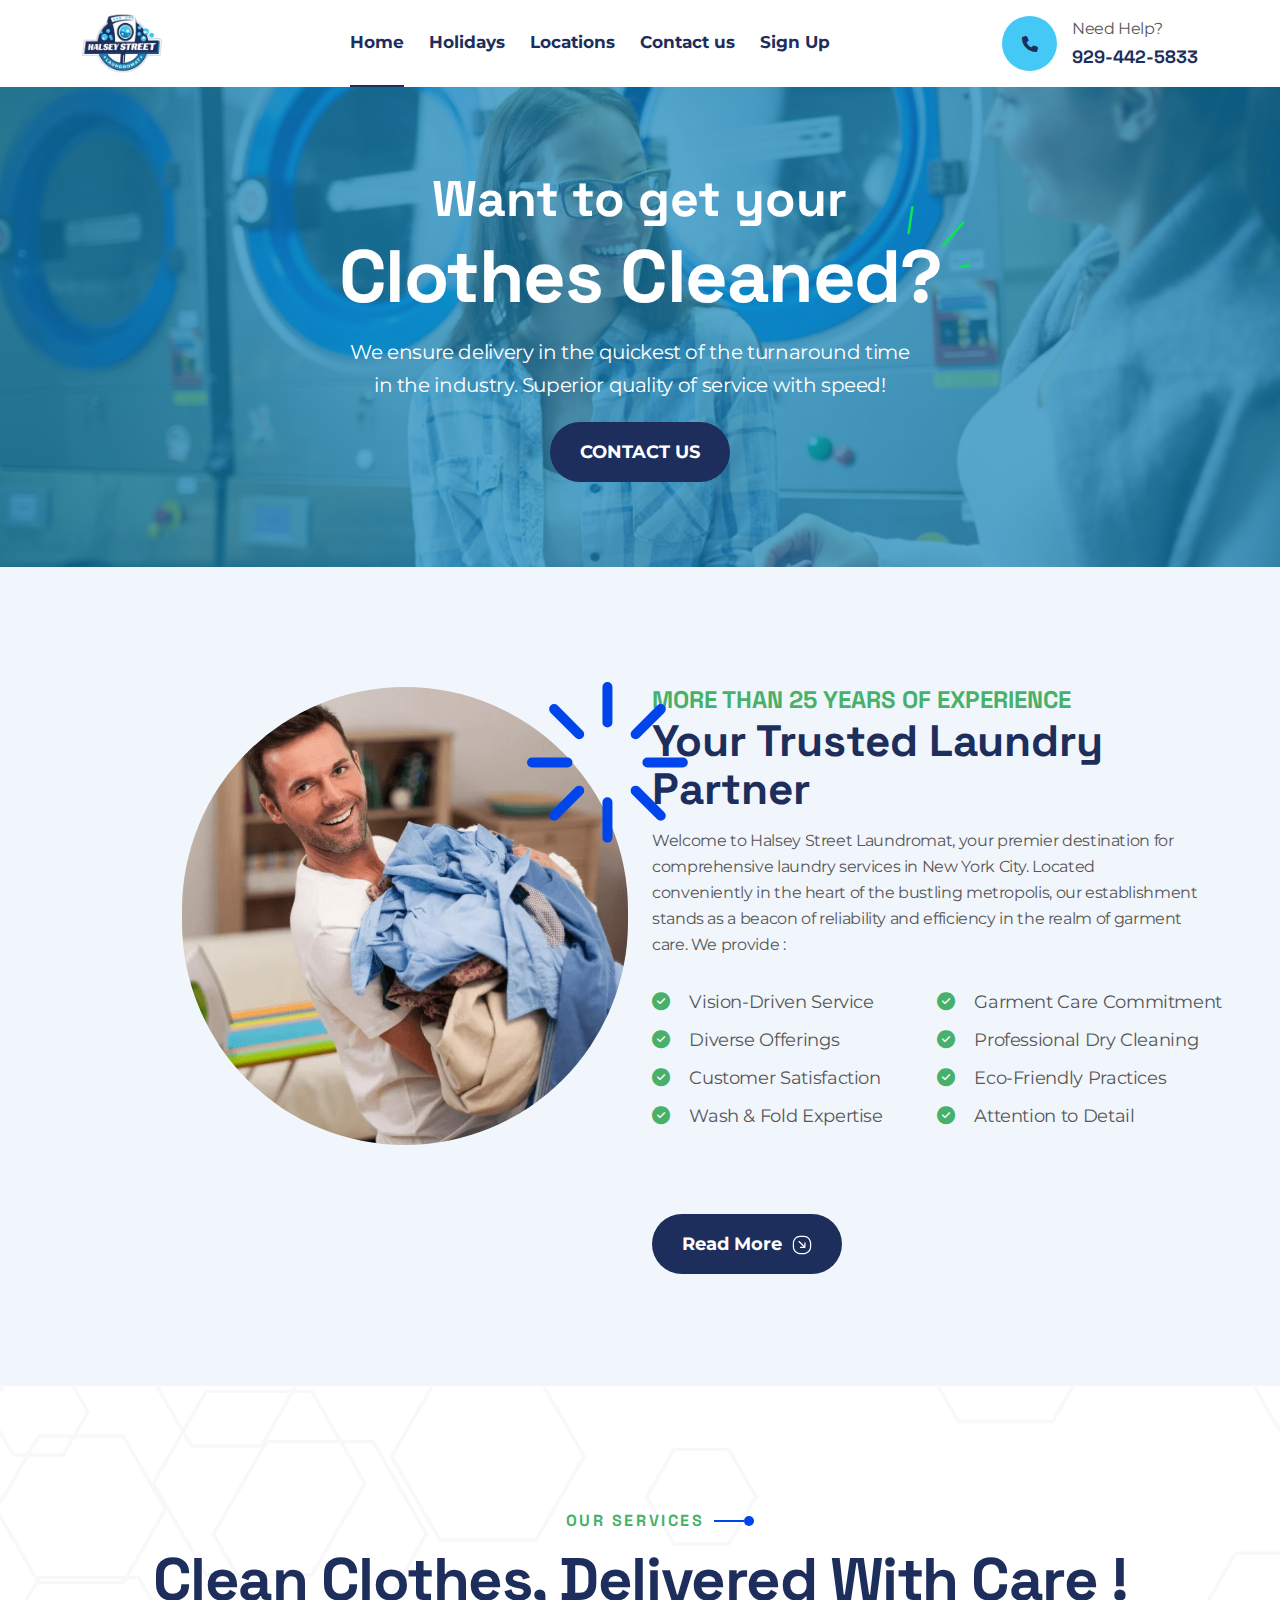
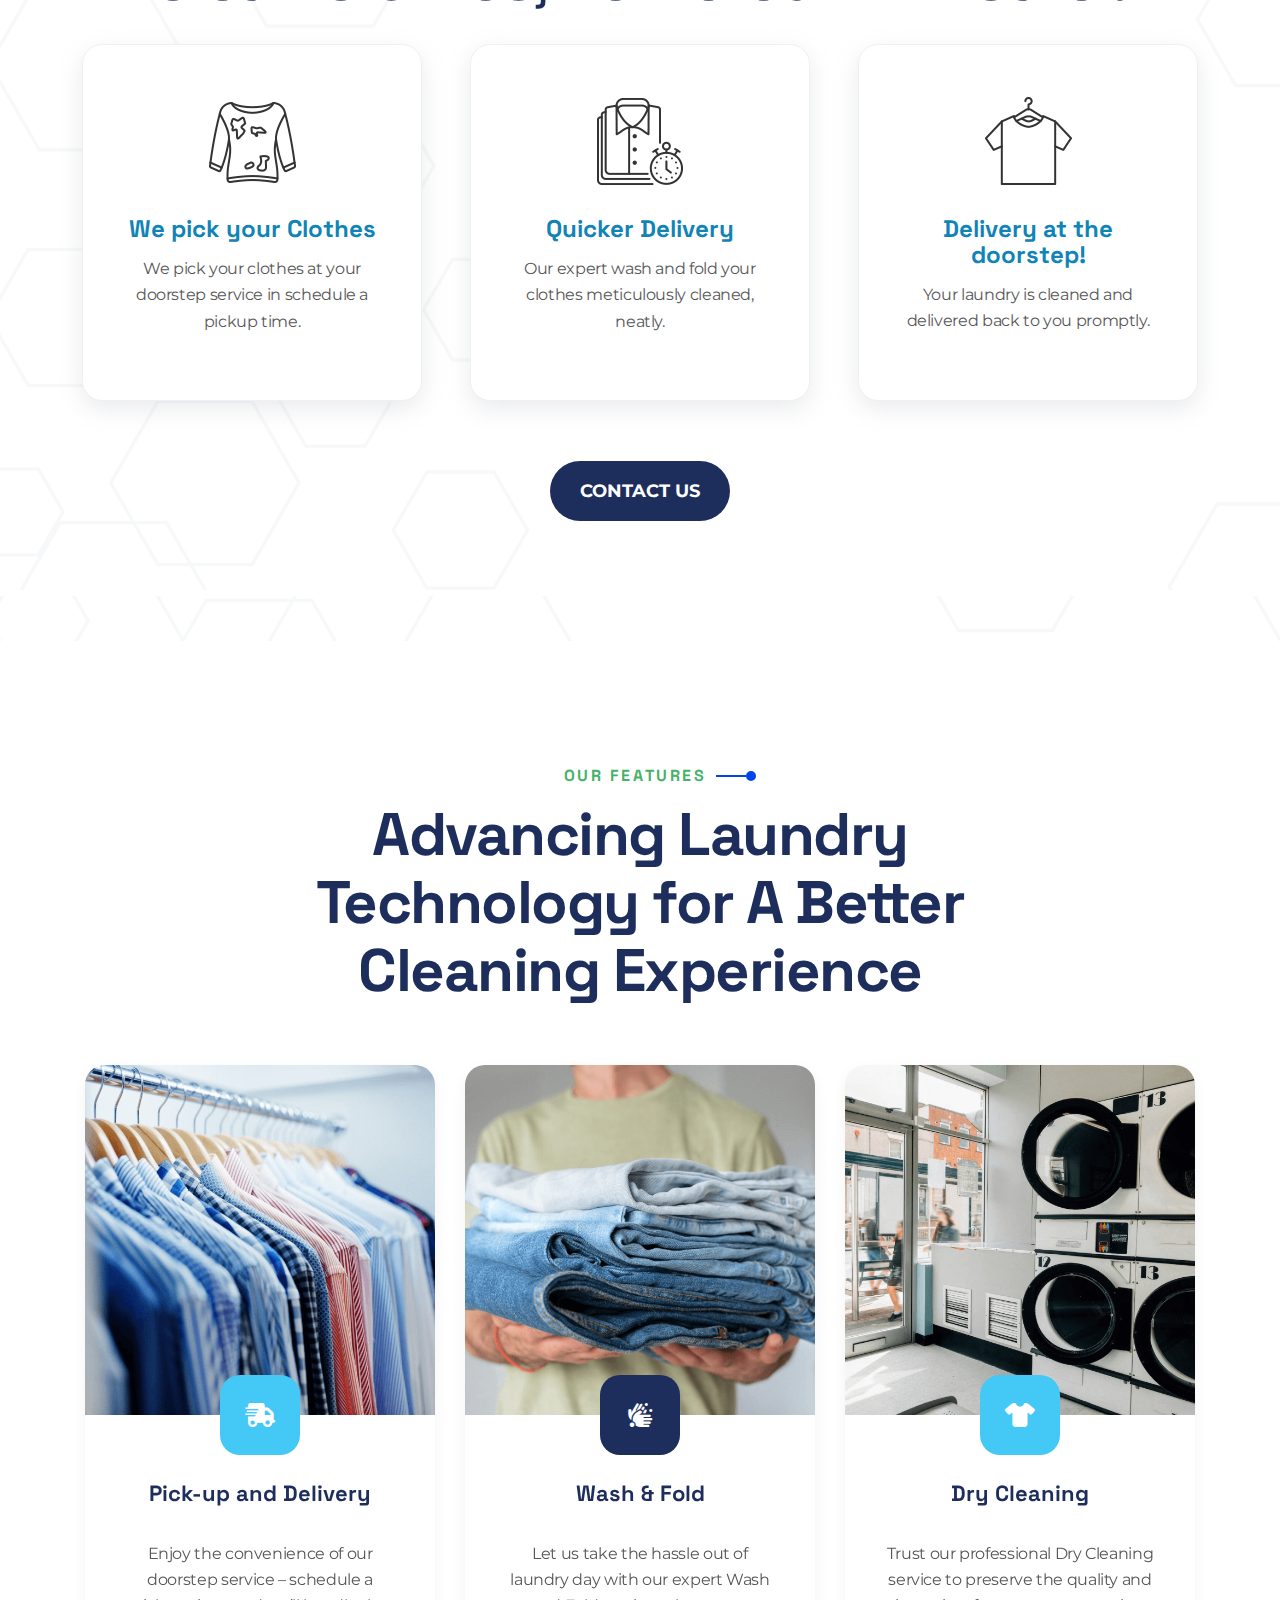
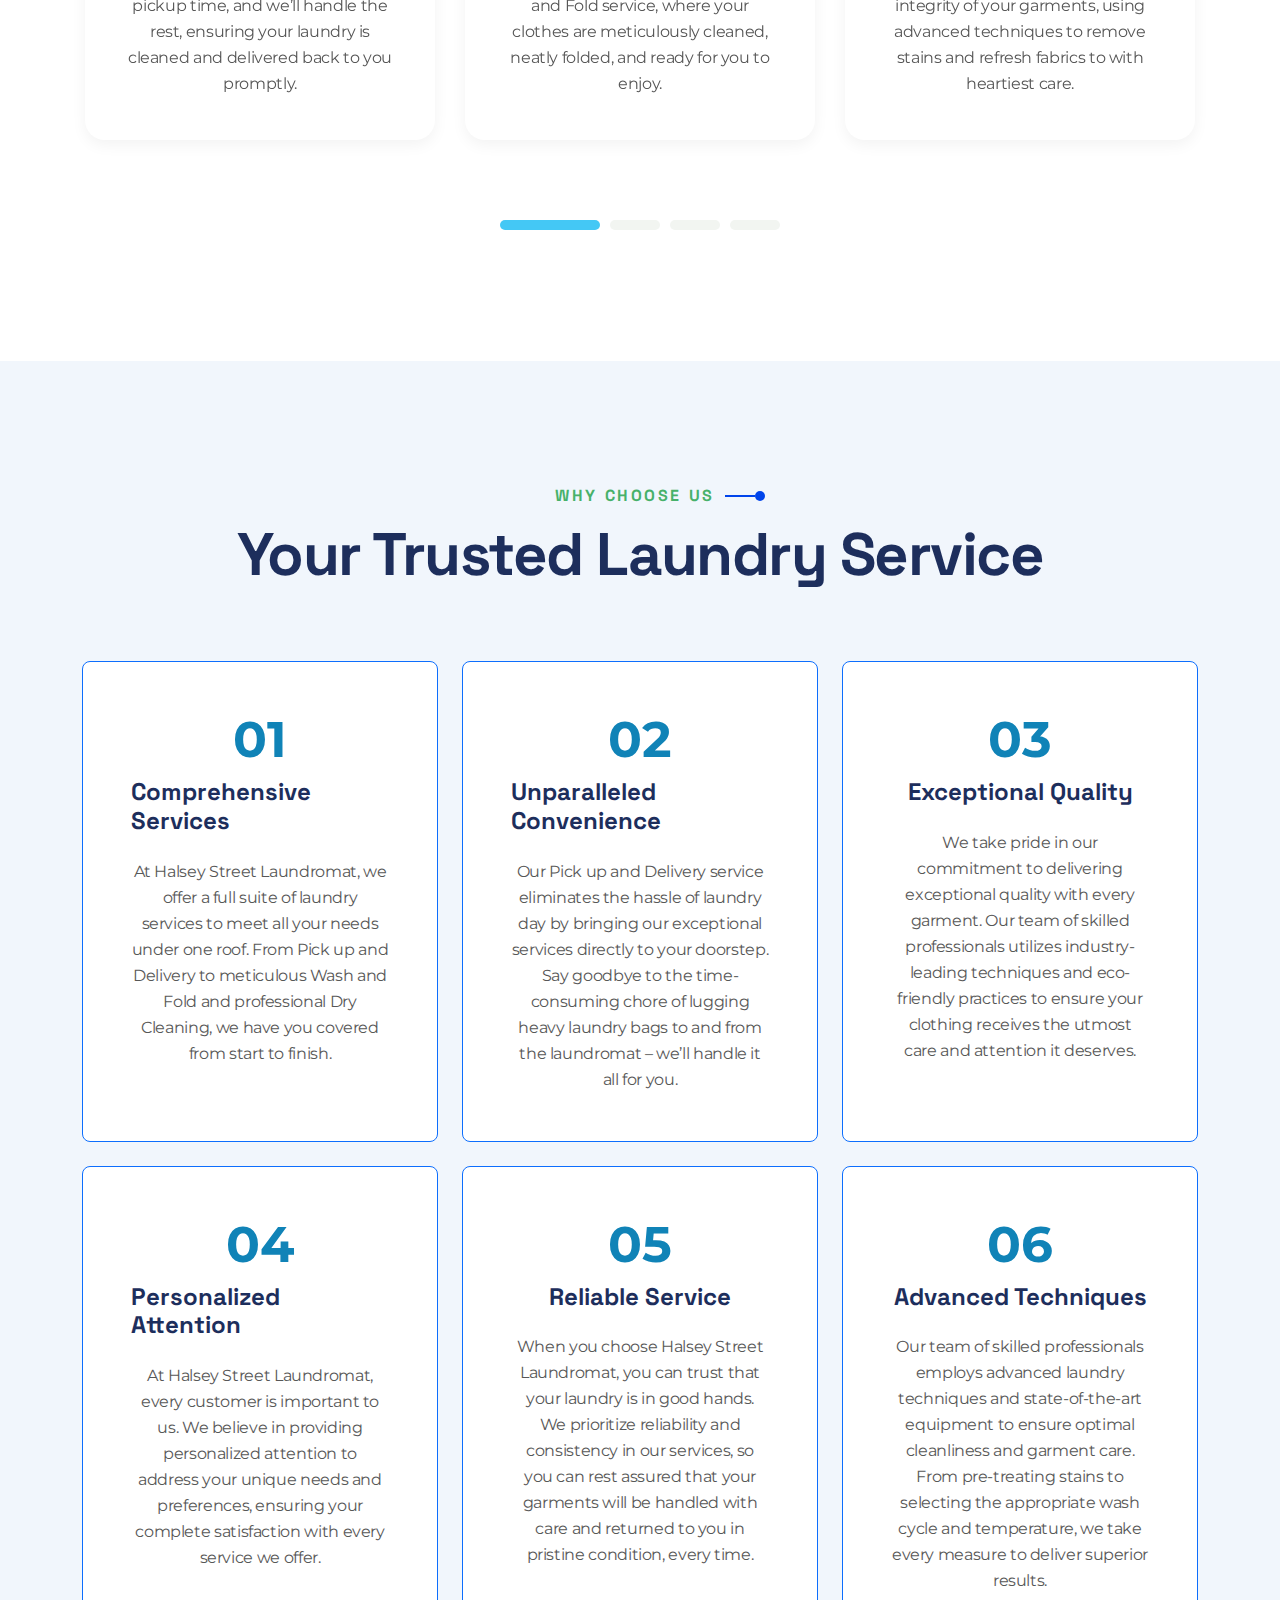
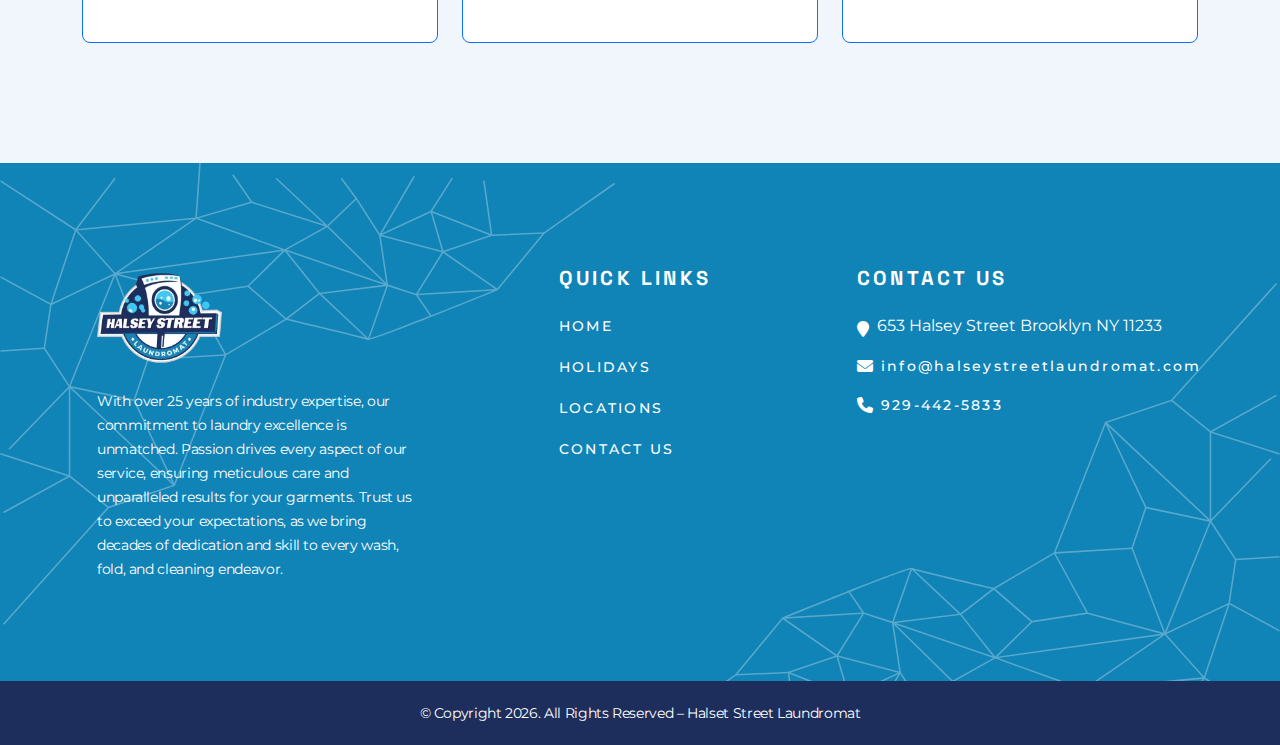
<file: index.html>
<!DOCTYPE html>
<html lang="en" data-bs-theme="light">

<head>
  <meta charset="UTF-8" />
  <meta http-equiv="X-UA-Compatible" content="IE=edge" />
  <meta name="viewport"
    content="width=device-width, initial-scale=1.0, maximum-scale=5.0, minimum-scale=1.0, user-scalable=yes" />
  <title>Halsey Street - An E-Laundry & Dry Cleaning service.</title>

  <link rel="shortcut icon" type="image/x-icon" href="./assets/images/favicon.png" />
  <!-- Place favicon.ico in the root directory -->

  <!-- CSS here -->
  <link rel="stylesheet" href="assets/css/bootstrap.min.css" />
  <link rel="stylesheet" href="assets/fontawsome/css/fontawesome.css" />
  <link rel="stylesheet" href="assets/css/odometer.css" />
  <link rel="stylesheet" href="assets/css/slick.css" />
  <link rel="stylesheet" href="assets/css/magnific-popup.css" />
  <link rel="stylesheet" href="assets/css/animate.min.css" />
  <link rel="stylesheet" href="assets/css/style.css" />
</head>

<body>
  <!-- Header section start -->
  <header class="header-section" id="sticky-header">
    <nav class="navbar navbar-expand-xl d-none d-xl-flex">
      <div class="container navbar-main">
        <a class="navbar-brand" href="index.html">
          <img src="./assets/images/logo/logo-1.webp" style="max-width: 80px" class="img-fluid" alt="logo" />
        </a>
        <div class="collapse navbar-collapse" id="navbarSupportedContent">
          <ul class="navbar-nav mx-auto">
            <li class="nav-item">
              <a class="nav-link active" aria-current="page" href="./index.html">Home
              </a>
            </li>
            <li class="nav-item">
              <a class="nav-link" href="./holidays.html">Holidays</a>
            </li>
            <li class="nav-item">
              <a class="nav-link" href="./locations.html">Locations</a>
            </li>
            <li class="nav-item">
              <a class="nav-link" href="./contact.html">Contact us</a>
            </li>
            <li class="nav-item">
              <a class="nav-link" href="./signup.html">Sign Up</a>
            </li>
          </ul>
          <a href="tel:929-442-5833" class="call-to-action d-flex align-items-center">
            <div class="icon rounded-pill">
              <i class="fa-solid fa-phone"></i>
            </div>
            <div class="info">
              <p>Need Help?</p>
              <h6>929-442-5833</h6>
            </div>
          </a>
        </div>
      </div>
    </nav>

    <!-- mobile navbar part start -->
    <div class="mobile-menu-area d-block d-xl-none">
      <div class="container">
        <!-- mobile topbar -->
        <div class="mobile-topbar">
          <div class="d-flex justify-content-between align-items-center">
            <div class="logo">
              <a href="index.html">
                <img src="./assets/images/logo/logo-1.webp" style="max-width: 70px" class="img-fluid" alt="logo" />
              </a>
            </div>
            <div class="bars">
              <i class="fas fa-bars"></i>
            </div>
          </div>
        </div>
      </div>
      <!-- mobile menu -->
      <div class="mobile-menu-overlay"></div>
      <div class="mobile-menu-main">
        <div class="d-flex align-items-center justify-content-between pe-2">
          <div class="logo">
            <a href="./index.html">
              <img src="./assets/images/logo/logo-1.webp" style="width: 100px" class="img-fluid" alt="logo" />
              <!-- <h2 class="">Air King</h2> -->
            </a>
          </div>
          <div class="close-mobile-menu"><i class="fas fa-times"></i></div>
        </div>
        <div class="menu-body">
          <div class="menu-list">
            <ul class="list-unstyled">
              <li class="sub-mobile-menu">
                <a href="./index.html">Home </a>
              </li>
              <li class="sub-mobile-menu">
                <a href="./holidays.html">Holidays</a>
              </li>
              <li class="sub-mobile-menu">
                <a href="./locations.html">Locations</a>
              </li>
              <li class="sub-mobile-menu">
                <a href="contact.html">Contact Us</a>
              </li>
            </ul>
          </div>
        </div>
        <div class="call-us p-4">
          <a href="tel:929-442-5833" class="call-to-action d-flex align-items-center">
            <div class="icon d-flex justify-content-center align-items-center rounded-pill">
              <i class="fa-solid fa-phone"></i>
            </div>
            <div class="info">
              <p class="help">Need help?</p>
              <h5 class="number">929-442-5833</h5>
            </div>
          </a>
        </div>
      </div>
    </div>
    <!-- mobile navbar part end -->
  </header>
  <!-- Header section end -->
  <!-- Main area Start -->
  <main>
    <!-- Banner Section Start -->
    <section class="banner-section">
      <div class="main-banner position-relative">
        <img src="./assets/images/banner/banner.png" class="object-fit-contain w-100" alt="banner-img" />
        <div class="banner-main-content position-absolute h-100 w-100 start-0 top-0">
          <div class="container">
            <div class="banner-content">
              <div class="text-content">
                <h3>Want to get your</h3>
                <h1 class="banner-title position-relative">Clothes Cleaned?
                  <!-- <img src="./assets/images/shapes/banner-shape-1.svg" alt="banner-title-shape.svg"
                  class="position-absolute title-shape" /> -->
                  
                    <svg class="position-absolute title-shape" xmlns="http://www.w3.org/2000/svg" width="85" height="66" viewBox="0 0 85 66" fill="none">
                      <path fill-rule="evenodd" clip-rule="evenodd" d="M61.9459 62.9644C65.1482 62.5979 68.3193 62.2634 71.5093 61.8037C72.1959 61.7073 72.6696 61.0762 72.5716 60.3943C72.4752 59.7077 71.8394 59.2324 71.1575 59.3303C67.9849 59.785 64.8407 60.1175 61.6605 60.4806C60.9736 60.5612 60.4823 61.1816 60.5596 61.8621C60.6402 62.549 61.2591 63.045 61.9459 62.9644Z" fill="currentColor"/>
                      <path fill-rule="evenodd" clip-rule="evenodd" d="M46.0936 41.5332C52.9666 34.0169 59.4555 26.1579 66.1636 18.4999C66.6183 17.9781 66.5648 17.1897 66.0477 16.7365C65.5259 16.2819 64.7391 16.3307 64.2796 16.851C57.5856 24.4977 51.1109 32.3454 44.2487 39.8441C43.7813 40.3566 43.8189 41.1453 44.3266 41.6112C44.8391 42.0786 45.6277 42.0409 46.0936 41.5332Z" fill="currentColor"/>
                      <path fill-rule="evenodd" clip-rule="evenodd" d="M11.905 28.1354C13.1816 19.6204 14.2218 11.0565 15.5935 2.55601C15.6996 1.87608 15.237 1.23568 14.5585 1.12478C13.8754 1.01238 13.2335 1.47977 13.1226 2.15818C11.7526 10.6697 10.7094 19.2432 9.43456 27.7693C9.3332 28.4507 9.80208 29.088 10.4835 29.1893C11.1697 29.2922 11.8022 28.8217 11.905 28.1354Z" fill="currentColor"/>
                    </svg>
                  
                </h1>
                <p class="desc">We ensure delivery in the quickest of the turnaround time in the industry. Superior quality of service
                  with speed!</p>
                  <div class="banner-btn text-center">
                    <a href="contact.html" class="theme-btn theme-btn-primary text-uppercase">Contact Us</a>
                  </div>
              </div>
            </div>
          </div>
        </div>
        
      </div>

    </section>
    <!-- Banner section end -->

    <!-- About section start -->
    <section class="about-section pt-120 pb-5 section-bg">
      <div class="container">
        <div class="row">
          <div class="col-lg-6">
            <div class="about-img position-relative">
              <div class="img-main position-relative">
                <img src="./assets/images/about/about-img-1.webp" class="w-100 img-fluid rounded-pill" alt="about-img-1" />
                <img src="assets/images/about/about-shape.svg" alt="about-shape" class="about-shape position-absolute">
              </div>
            </div>
          </div>
          <div class="col-lg-6">
            <div class="about-content">
              <div class="section-title">
                <h5 class="sub-title text-uppercase">More than 25 Years of Experience</h5>
                <h3 class="title text-capitalize">
                  Your Trusted Laundry Partner
                </h3>
              </div>
              <p class="mb-30">
                Welcome to Halsey Street Laundromat, your premier destination for comprehensive laundry services in New York City. Located conveniently in the heart of the bustling metropolis, our establishment stands as a beacon of reliability and efficiency in the realm of garment care. We provide :
              </p>
              
              
              <div class="list-box mb-60">
                <div class="row">
                  <div class="col-sm-6 list-wrapper">
                    <ul class="list-unstyled list-info">
                      <li><i class="fa-solid fa-circle-check"></i> Vision-Driven Service</li>
                      <li><i class="fa-solid fa-circle-check"></i> Diverse Offerings</li>
                      <li><i class="fa-solid fa-circle-check"></i> Customer Satisfaction</li>
                      <li><i class="fa-solid fa-circle-check"></i> Wash & Fold Expertise</li>
                    </ul>
                  </div>
                  <div class="col-sm-6 list-wrapper">
                    <ul class="list-unstyled list-info">
                      <li><i class="fa-solid fa-circle-check"></i> Garment Care Commitment</li>
                      <li><i class="fa-solid fa-circle-check"></i> Professional Dry Cleaning</li>
                      <li><i class="fa-solid fa-circle-check"></i> Eco-Friendly Practices</li>
                      <li><i class="fa-solid fa-circle-check"></i> Attention to Detail</li>
                    </ul>
                  </div>
                </div>
              </div>
              <div class="text-start text-lg-center text-xl-start">
                <a 
                  class="theme-btn theme-btn-primary position-relative d-inline-flex align-items-center" data-bs-toggle="collapse" href="#readMore" role="button" aria-expanded="false" aria-controls="readMore">
                  Read More
                  <span class="btn-arrow">
                    <svg width="20" height="20" viewBox="0 0 20 20" fill="none" xmlns="http://www.w3.org/2000/svg">
                      <g clip-path="url(#clip0_4443_62)">
                        <path
                          d="M13.4317 12.5381C13.4967 12.4215 13.535 12.2898 13.5367 12.1506L13.5733 7.95396C13.5758 7.60896 13.2992 7.32646 12.9483 7.32312C12.6058 7.32312 12.3258 7.59896 12.3233 7.94229L12.2975 10.8665L7.48917 6.05813C7.245 5.81396 6.84917 5.81396 6.605 6.05813C6.36083 6.30229 6.36083 6.69812 6.605 6.94229L11.4158 11.7531L8.59083 11.7831C8.245 11.7873 7.96833 12.0698 7.9725 12.4148C7.97583 12.7581 8.255 13.0331 8.60417 13.0331C8.60417 13.0331 12.6783 12.989 12.685 12.989C12.9967 12.9856 13.2842 12.8023 13.4325 12.539L13.4317 12.5381Z"
                          fill="currentColor" class="btn-arrow-fill"></path>
                        <path
                          d="M9.99984 19.2219C9.29484 19.2219 8.59818 19.2094 7.91151 19.1853C4.06734 19.0503 0.949844 15.9328 0.81401 12.0869C0.789844 11.3994 0.777344 10.7036 0.777344 9.99859C0.777344 9.29359 0.789844 8.59776 0.81401 7.91026C0.949844 4.06609 4.06734 0.948594 7.91151 0.813594C9.28651 0.76526 10.7148 0.76526 12.0882 0.813594C15.9323 0.948594 19.0498 4.06609 19.1857 7.91193C19.2098 8.59859 19.2223 9.29526 19.2223 10.0003C19.2223 10.7053 19.2098 11.4011 19.1857 12.0886C19.0498 15.9336 15.9323 19.0511 12.0882 19.1869C11.4015 19.2111 10.7048 19.2236 9.99984 19.2236V19.2219ZM9.99984 2.02609C9.31068 2.02609 8.62818 2.03859 7.95568 2.06276C4.76401 2.17443 2.17568 4.76276 2.06318 7.95443C2.03984 8.62776 2.02734 9.30859 2.02734 9.99859C2.02734 10.6886 2.03984 11.3703 2.06318 12.0428C2.17568 15.2344 4.76401 17.8236 7.95568 17.9344C9.30151 17.9836 10.699 17.9836 12.044 17.9344C15.2365 17.8228 17.8248 15.2344 17.9365 12.0428C17.9598 11.3694 17.9723 10.6886 17.9723 9.99859C17.9723 9.30859 17.9598 8.62693 17.9365 7.95443C17.824 4.76276 15.2357 2.17359 12.044 2.06276C11.3707 2.03859 10.689 2.02609 9.99984 2.02609Z"
                          fill="currentColor" class="btn-arrow-fill"></path>
                      </g>
                    </svg>
                  </span>
                </a>
              </div>
            </div>
          </div>
        </div>
        <div class="description collapse" id="readMore">
          <p>At Halsey Street Laundromat, we understand the value of time and the significance of impeccable service. Our dedicated team of professionals is committed to upholding the highest standards of excellence, ensuring each customer receives personalized attention and a seamless laundry experience from start to finish.</p>
          <p>Whether you’re a busy professional seeking convenience or a discerning individual in pursuit of quality garment care, Halsey Street Laundromat stands ready to serve as your trusted laundry partner. Experience the difference today and discover why we are the preferred choice for discerning clients across New York City.</p>
        </div>
      </div>
    </section>
    <!-- About section end -->

    <!-- Service section Start -->
    <div class="service-section py-120" data-background="assets/images/service/service-bg.png">
      <div class="container">
        <div class="section-title text-center mb-30 style-two">
          <h5 class="sub-title text-uppercase">Our Services</h5>
          <h3 class="title text-capitalize text-center">
            Clean Clothes, Delivered with Care !
          </h3>
        </div>
        <div class="row g-5">
          <div class="col-lg-4">
            <div class="service-card w-100 h-100 rounded-20">
              <div class="icon text-center">
                <img src="assets/images/feature/icon1.png" class="img-fluid" alt="icon">
                <h4 class="title">We pick your Clothes</h4>
                <p class="desc">
                  We pick your clothes at your doorstep service in schedule a pickup time.
                </p>
              </div>
            </div>
          </div>
          <div class="col-lg-4">
            <div class="service-card w-100 h-100 rounded-20">
              <div class="icon text-center">
                <img src="assets/images/feature/icon2-1.png" class="img-fluid" alt="icon">
                <h4 class="title">Quicker Delivery</h4>
                <p class="desc">
                  Our expert wash and fold your clothes meticulously cleaned, neatly.
                </p>
              </div>
            </div>
          </div>
          <div class="col-lg-4">
            <div class="service-card w-100 h-100 rounded-20">
              <div class="icon text-center">
                <img src="assets/images/feature/icon3.png" class="img-fluid" alt="icon">
                <h4 class="title">Delivery at the doorstep!</h4>
                <p class="desc">
                  Your laundry is cleaned and delivered back to you promptly.
                </p>
              </div>
            </div>
          </div>
        </div>
        <div class="service-btn text-center">
          <a href="contact.html" class="theme-btn theme-btn-primary text-uppercase">Contact Us</a>
        </div>
      </div>
    </div>
    <!-- Service section end -->

    <!-- Feature section start -->
    <section class="service-section-two z-1 py-120">
      <div class="container">
        <div class="row justify-content-center">
          <div class="col-9 text-center">
            <div class="section-title style-two mb-60">
              <h5 class="sub-title text-uppercase">Our Features</h5>
              <h3 class="title">
                Advancing Laundry Technology for A Better Cleaning Experience 
              </h3>
            </div>
          </div>
        </div>
        <div class="row services-slider-two">
          <div class="col-lg-4">
            <div class="service-card rounded-20">
              <div class="img-part position-relative">
                <div class="img overflow-hidden">
                  <div  class="d-block w-100" tabindex="0">
                    <img src="assets/images/service/image-3.png" alt="service-one-img" class="img-fluid w-100">
                  </div>
                </div>
                <div
                  class="box-icon rounded-20 d-flex justify-content-center align-items-center position-absolute start-50 translate-middle-x">
                  <i class="fas fa-shipping-fast"></i>
                </div>
              </div>
              <div class="service-text text-center">
                <h4 class="service-title">Pick-up and Delivery</h4>
                <p>Enjoy the convenience of our doorstep service – schedule a pickup time, and we’ll handle the rest, ensuring your laundry is cleaned and delivered back to you promptly.</p>
              </div>
            </div>
          </div>
          <div class="col-lg-4">
            <div class="service-card rounded-20">
              <div class="img-part position-relative">
                <div class="img overflow-hidden">
                  <div  class="d-block w-100" tabindex="0">
                    <img src="assets/images/service/image-4.png" alt="service-one-img" class="img-fluid w-100">
                  </div>
                </div>
                <div
                  class="box-icon primary rounded-20 d-flex justify-content-center align-items-center position-absolute start-50 translate-middle-x">
                  <i class="fas fa-hands-bubbles"></i>
                </div>
              </div>
              <div class="service-text text-center">
                <h4 class="service-title">Wash & Fold</h4>
                <p>Let us take the hassle out of laundry day with our expert Wash and Fold service, where your clothes are meticulously cleaned, neatly folded, and ready for you to enjoy.</p>
              </div>
            </div>
          </div>
          <div class="col-lg-4">
            <div class="service-card rounded-20">
              <div class="img-part position-relative">
                <div class="img overflow-hidden">
                  <div  class="d-block w-100" tabindex="0">
                    <img src="assets/images/service/image-5.png" alt="service-one-img" class="img-fluid w-100">
                  </div>
                </div>
                <div
                  class="box-icon rounded-20 d-flex justify-content-center align-items-center position-absolute start-50 translate-middle-x">
                  <i class="fas fa-tshirt"></i>
                </div>
              </div>
              <div class="service-text text-center">
                <h4 class="service-title">Dry Cleaning</h4>
                
                <p>Trust our professional Dry Cleaning service to preserve the quality and integrity of your garments, using advanced techniques to remove stains and refresh fabrics to with heartiest care.</p>
              </div>
            </div>
          </div>
          <div class="col-lg-4">
            <div class="service-card rounded-20">
              <div class="img-part position-relative">
                <div class="img overflow-hidden">
                  <div  class="d-block w-100" tabindex="0">
                    <img src="assets/images/service/image-4.png" alt="service-one-img" class="img-fluid w-100">
                  </div>
                </div>
                <div
                  class="box-icon primary section-bg rounded-20 d-flex justify-content-center align-items-center position-absolute start-50 translate-middle-x">
                  <i class="fas fa-hands-bubbles"></i>
                </div>
              </div>
              <div class="service-text text-center">
                <h4 class="service-title">Wash & Fold</h4>
                <p>Let us take the hassle out of laundry day with our expert Wash and Fold service, where your clothes are meticulously cleaned, neatly folded, and ready for you to enjoy.</p>
              </div>
            </div>
          </div>
        </div>
      </div>
    </section>
    <!-- Feature section end -->
   

    <!-- Why section Start -->
    <section class="why-section py-120 section-bg">
      <div class="container">
        <div class="section-title style-two text-center mb-1">
          <h4 class="sub-title">Why Choose Us</h4>
          <h2 class="title">
           Your Trusted Laundry Service
          </h2>
        </div>
        <div class="row mt-3 mt-lg-5 g-4">
          <div class="col-md-6 col-lg-4">
            <div class="why-card p-5 bg-white rounded-3 border-1 border border-primary">
              <div class="why-content d-flex flex-column align-items-center gap-2">
                <div class="number">01</div>
                <h4 class="why-title">Comprehensive Services</h4>
                <p class="why-desc text-center">
                  At Halsey Street Laundromat, we offer a full suite of laundry services to meet all your needs under one roof. From Pick up and Delivery to meticulous Wash and Fold and professional Dry Cleaning, we have you covered from start to finish.
                </p>
              </div>
            </div>
          </div>
          <div class="col-md-6 col-lg-4">
            <div class="why-card p-5 bg-white rounded-3 border-1 border border-primary">
              <div class="why-content d-flex flex-column align-items-center gap-2">
                <div class="number">02</div>
                <h4 class="why-title">Unparalleled Convenience</h4>
                <p class="why-desc text-center">
                  Our Pick up and Delivery service eliminates the hassle of laundry day by bringing our exceptional services directly to your doorstep. Say goodbye to the time-consuming chore of lugging heavy laundry bags to and from the laundromat – we’ll handle it all for you.
                </p>
              </div>
            </div>
          </div>
          <div class="col-md-6 col-lg-4">
            <div class="why-card p-5 bg-white rounded-3 border-1 border border-primary">
              <div class="why-content d-flex flex-column align-items-center gap-2">
                <div class="number">03</div>
                <h4 class="why-title">Exceptional Quality</h4>
                <p class="why-desc text-center">
                  We take pride in our commitment to delivering exceptional quality with every garment. Our team of skilled professionals utilizes industry-leading techniques and eco-friendly practices to ensure your clothing receives the utmost care and attention it deserves.
                </p>
              </div>
            </div>
          </div>
          <div class="col-md-6 col-lg-4">
            <div class="why-card p-5 bg-white rounded-3 border-1 border border-primary">
              <div class="why-content d-flex flex-column align-items-center gap-2">
                <div class="number">04</div>
                <h4 class="why-title">Personalized Attention</h4>
                <p class="why-desc text-center">
                  At Halsey Street Laundromat, every customer is important to us. We believe in providing personalized attention to address your unique needs and preferences, ensuring your complete satisfaction with every service we offer.
                </p>
              </div>
            </div>
          </div>
          <div class="col-md-6 col-lg-4">
            <div class="why-card p-5 bg-white rounded-3 border-1 border border-primary">
              <div class="why-content d-flex flex-column align-items-center gap-2">
                <div class="number">05</div>
                <h4 class="why-title">Reliable Service</h4>
                <p class="why-desc text-center">
                  When you choose Halsey Street Laundromat, you can trust that your laundry is in good hands. We prioritize reliability and consistency in our services, so you can rest assured that your garments will be handled with care and returned to you in pristine condition, every time.
                </p>
              </div>
            </div>
          </div>
          <div class="col-md-6 col-lg-4">
            <div class="why-card p-5 bg-white rounded-3 border-1 border border-primary">
              <div class="why-content d-flex flex-column align-items-center gap-2">
                <div class="number">06</div>
                <h4 class="why-title">Advanced Techniques</h4>
                <p class="why-desc text-center">
                  Our team of skilled professionals employs advanced laundry techniques and state-of-the-art equipment to ensure optimal cleanliness and garment care. From pre-treating stains to selecting the appropriate wash cycle and temperature, we take every measure to deliver superior results.
                </p>
              </div>
            </div>
          </div>
        </div>

      </div>
    </section>
    <!-- Why section end -->
  </main>
  <!-- Main area end -->
  <!-- Footer section start -->
  <footer class="footer-section position-relative z-1">
    <div class="shape">
      <img src="assets/images/shapes/cta-bg-1.svg" class="cta-shape1 position-absolute top-0 start-0 z-n1"
        alt="cta-bg">
      <img src="assets/images/shapes/cta-bg-2.svg" class="cta-shape2 position-absolute bottom-0 end-0 z-n1"
        alt="cta-bg">
    </div>
    <div class="container">
      <div class="footer-top">
        <div class="row g-4">
          <div class="col-lg-4">
            <div class="footer-widget">
              <div class="footer-logo mb-3">
                <a href="index.html" class="d-flex align-items-center gap-2 text-white fw-bold fs-1">
                  <img src="./assets/images/logo/logo-1.webp" style="max-width: 125px" class="img-fluid" alt="logo" />
                  
                </a>
              </div>
              <p class="footer-desc">
                With over 25 years of industry expertise, our commitment to laundry excellence is unmatched. Passion drives every aspect of our service, ensuring meticulous care and unparalleled results for your garments. Trust us to exceed your expectations, as we bring decades of dedication and skill to every wash, fold, and cleaning endeavor.
              </p>
            </div>
          </div>
          <div class="col-lg-4 d-lg-flex justify-content-center">
            <div class="footer-widget">
              <h4 class="widget-title">Quick Links</h4>
              <ul class="list-unstyled">
                <li><a href="index.html">Home</a></li>
                <li><a href="holidays.html">Holidays</a></li>
                <li><a href="locations.html">Locations</a></li>
                <li><a href="contact.html">Contact Us</a></li>
              </ul>
            </div>
          </div>
          <div class="col-lg-4">
            <div class="footer-widget">
              <h4 class="widget-title">Contact Us</h4>
              <ul class="list-unstyled">
                <li class="d-flex gap-2 align-items-start">
                  <i class="fa-solid fa-map-marker mt-2"></i>
                  <span>
                    653 Halsey Street Brooklyn NY 11233</span>
                </li>
                <li class="d-flex gap-2 align-items-center">
                  <i class="fa-solid fa-envelope"></i>

                  <a href="mailto:info@halseystreetlaundromat.com" class="text-lowercase">	
                    
                    info@halseystreetlaundromat.com</a>
                </li>
                <li class="d-flex gap-2 align-items-center">
                  <i class="fa-solid fa-phone"></i>

                  <a href="tel:+8801719753784">	
                    929-442-5833</a>
                </li>
              </ul>
            </div>
          </div>
        </div>
      </div>
    </div>
    <div class="footer-bottom">
      <p>© Copyright <span id="copyright_year"></span>. All Rights Reserved – Halset Street Laundromat</p>
    </div>
  </footer>
  <!-- Footer section end -->

  <!-- All Js File -->
  <script src="assets/js/vendor/jquery-3.6.4.min.js"></script>
  <script src="assets/js/bootstrap.bundle.min.js"></script>
  <script src="assets/js/jquery.appear.js"></script>
  <script src="assets/js/odometer.min.js"></script>
  <script src="assets/js/slick.min.js"></script>
  <script src="assets/js/jquery.magnific-popup.js"></script>
  <script src="assets/js/script.js"></script>
</body>

</html>
</file>
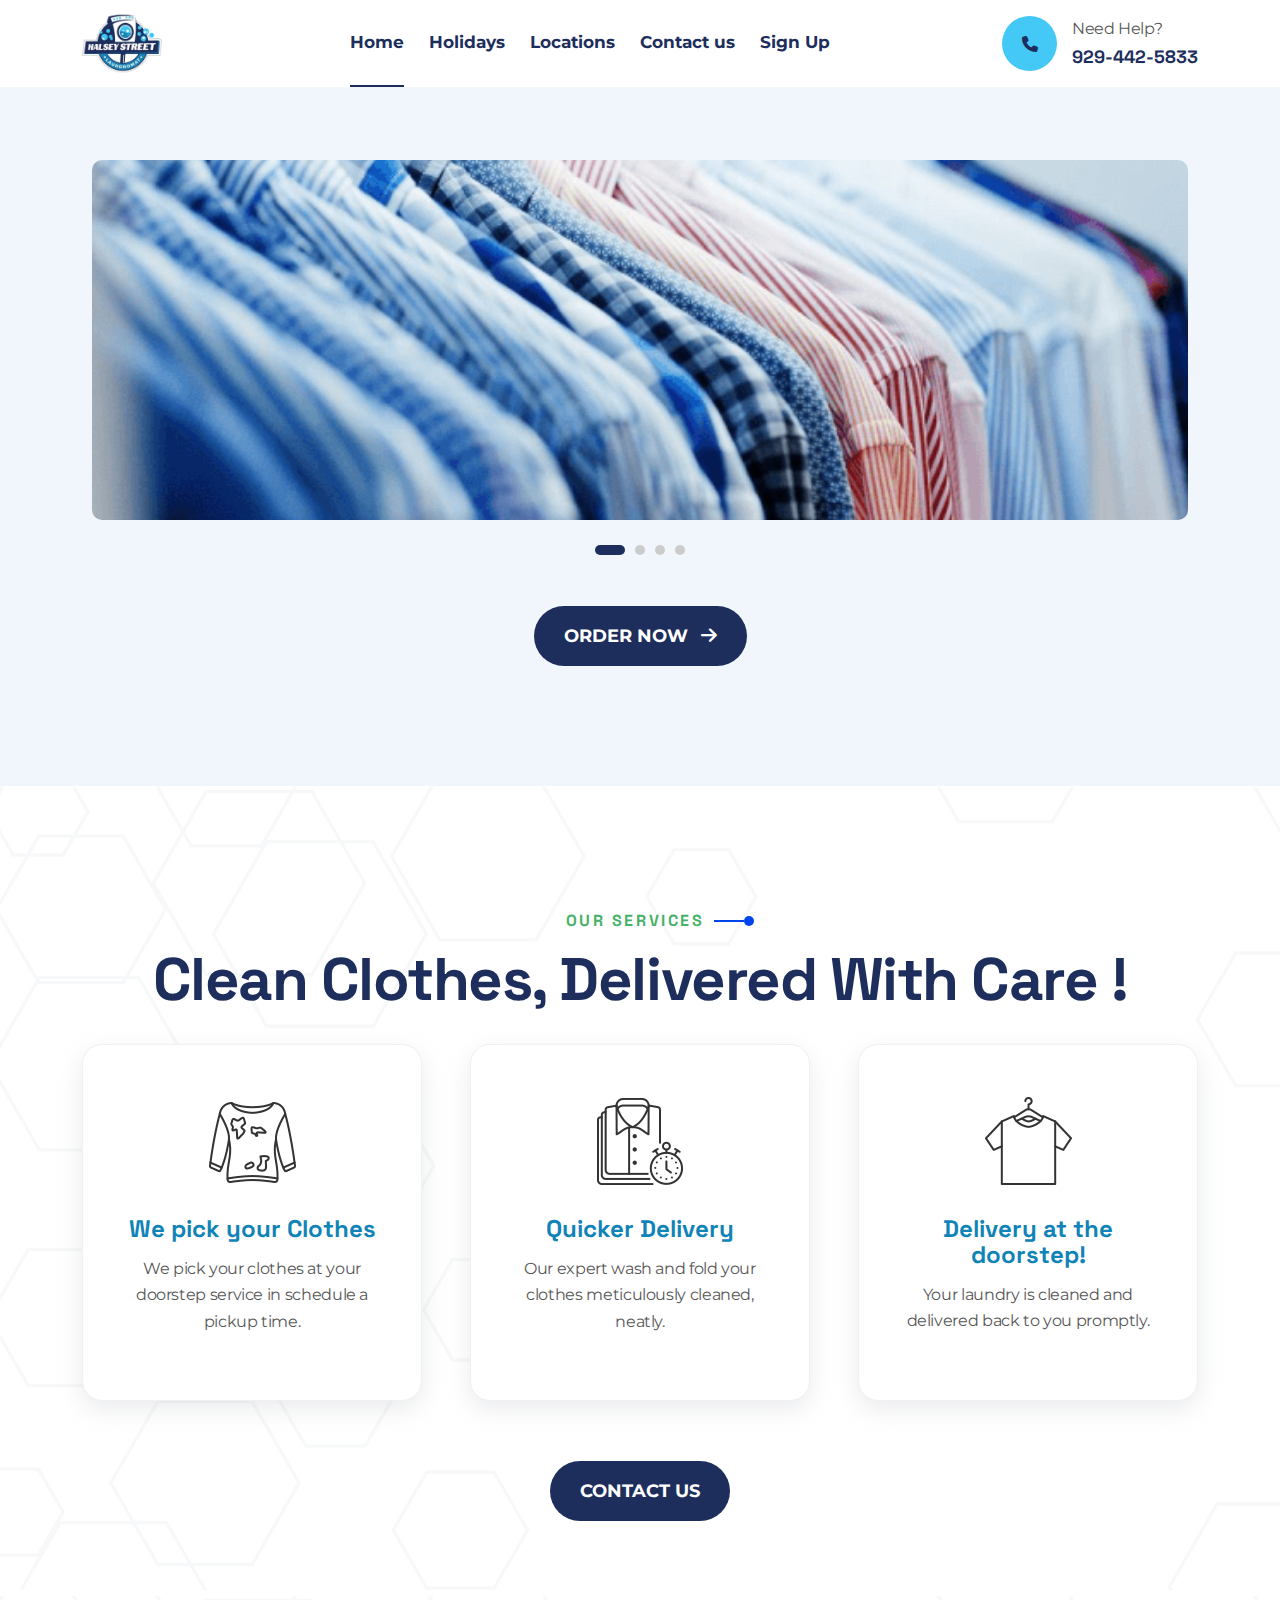
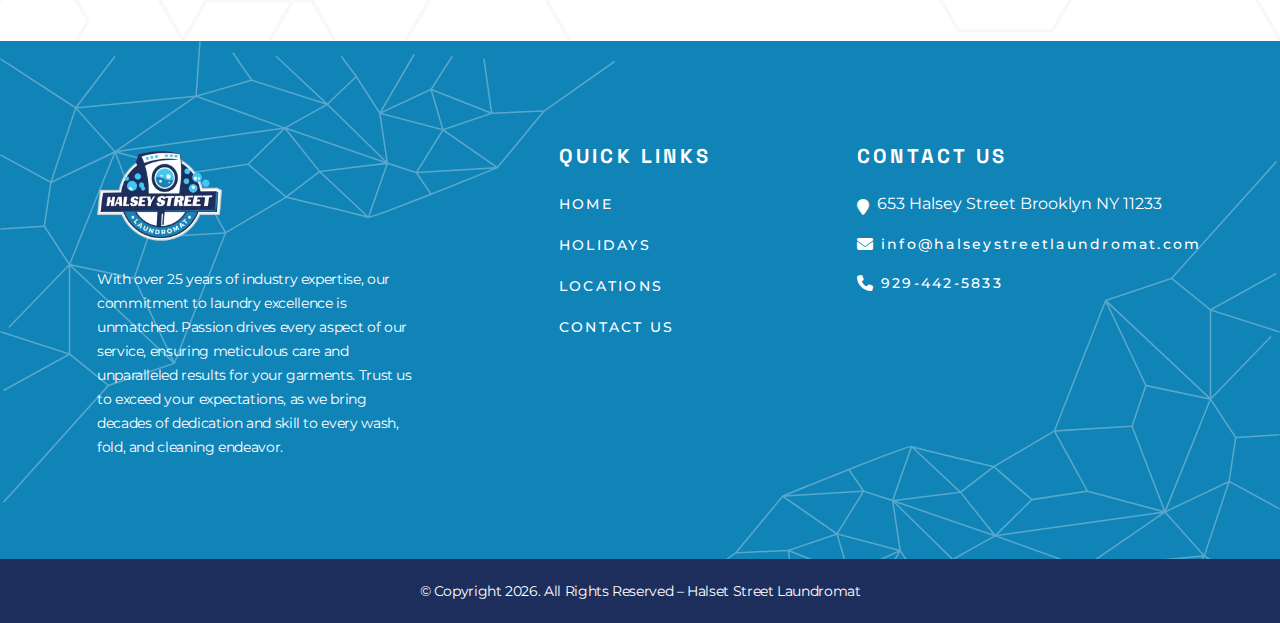
<file: index2.html>
<!DOCTYPE html>
<html lang="en" data-bs-theme="light">

<head>
    <meta charset="UTF-8" />
    <meta http-equiv="X-UA-Compatible" content="IE=edge" />
    <meta name="viewport"
        content="width=device-width, initial-scale=1.0, maximum-scale=5.0, minimum-scale=1.0, user-scalable=yes" />
    <title>Halsey Street - An E-Laundry & Dry Cleaning service.</title>

    <link rel="shortcut icon" type="image/x-icon" href="./assets/images/favicon.png" />
    <!-- Place favicon.ico in the root directory -->

    <!-- CSS here -->
    <link rel="stylesheet" href="assets/css/bootstrap.min.css" />
    <link rel="stylesheet" href="assets/fontawsome/css/fontawesome.css" />
    <link rel="stylesheet" href="assets/css/odometer.css" />
    <link rel="stylesheet" href="assets/css/slick.css" />
    <link rel="stylesheet" href="assets/css/magnific-popup.css" />
    <link rel="stylesheet" href="assets/css/animate.min.css" />
    <link rel="stylesheet" href="assets/css/style.css" />
</head>

<body>
<!-- Header section start -->
<header class="header-section" id="sticky-header">
    <nav class="navbar navbar-expand-xl d-none d-xl-flex">
      <div class="container navbar-main">
        <a class="navbar-brand" href="index.html">
          <img src="./assets/images/logo/logo-1.webp" style="max-width: 80px" class="img-fluid" alt="logo" />
        </a>
        <div class="collapse navbar-collapse" id="navbarSupportedContent">
          <ul class="navbar-nav mx-auto">
            <li class="nav-item">
              <a class="nav-link active" aria-current="page" href="./index.html">Home
              </a>
            </li>
            <li class="nav-item">
              <a class="nav-link" href="./holidays.html">Holidays</a>
            </li>
            <li class="nav-item">
              <a class="nav-link" href="./locations.html">Locations</a>
            </li>
            <li class="nav-item">
              <a class="nav-link" href="./contact.html">Contact us</a>
            </li>
            <li class="nav-item">
              <a class="nav-link" href="./signup.html">Sign Up</a>
            </li>
          </ul>
          <a href="tel:929-442-5833" class="call-to-action d-flex align-items-center">
            <div class="icon rounded-pill">
              <i class="fa-solid fa-phone"></i>
            </div>
            <div class="info">
              <p>Need Help?</p>
              <h6>929-442-5833</h6>
            </div>
          </a>
        </div>
      </div>
    </nav>

    <!-- mobile navbar part start -->
    <div class="mobile-menu-area d-block d-xl-none">
      <div class="container">
        <!-- mobile topbar -->
        <div class="mobile-topbar">
          <div class="d-flex justify-content-between align-items-center">
            <div class="logo">
              <a href="index.html">
                <img src="./assets/images/logo/logo-1.webp" style="max-width: 70px" class="img-fluid" alt="logo" />
              </a>
            </div>
            <div class="bars">
              <i class="fas fa-bars"></i>
            </div>
          </div>
        </div>
      </div>
      <!-- mobile menu -->
      <div class="mobile-menu-overlay"></div>
      <div class="mobile-menu-main">
        <div class="d-flex align-items-center justify-content-between pe-2">
          <div class="logo">
            <a href="./index.html">
              <img src="./assets/images/logo/logo-1.webp" style="width: 100px" class="img-fluid" alt="logo" />
              <!-- <h2 class="">Air King</h2> -->
            </a>
          </div>
          <div class="close-mobile-menu"><i class="fas fa-times"></i></div>
        </div>
        <div class="menu-body">
          <div class="menu-list">
            <ul class="list-unstyled">
              <li class="sub-mobile-menu">
                <a href="./index.html">Home </a>
              </li>
              <li class="sub-mobile-menu">
                <a href="./holidays.html">Holidays</a>
              </li>
              <li class="sub-mobile-menu">
                <a href="./locations.html">Locations</a>
              </li>
              <li class="sub-mobile-menu">
                <a href="contact.html">Contact Us</a>
              </li>
            </ul>
          </div>
        </div>
        <div class="call-us p-4">
          <a href="tel:929-442-5833" class="call-to-action d-flex align-items-center">
            <div class="icon d-flex justify-content-center align-items-center rounded-pill">
              <i class="fa-solid fa-phone"></i>
            </div>
            <div class="info">
              <p class="help">Need help?</p>
              <h5 class="number">929-442-5833</h5>
            </div>
          </a>
        </div>
      </div>
    </div>
    <!-- mobile navbar part end -->
  </header>
  <!-- Header section end -->
    <section class="banner-section2 section-bg py-120">
        <div class="container">
            <div class="banner-slider">
                <div class="banner-item">
                    <img src="./assets/images/service/image-3.png" alt="banner-img" class="w-100 img-fluid" />
                </div>
                <div class="banner-item">
                    <img src="./assets/images/service/image-4.png" alt="banner-img" class="w-100 img-fluid" />
                </div>
                <div class="banner-item">
                    <img src="./assets/images/service/image-5.png" alt="banner-img" class="w-100 img-fluid" />
                </div>
                <div class="banner-item">
                    <img src="./assets/images/banner/banner.png" alt="banner-img" class="w-100 img-fluid" />
                </div>
            </div>
            <div class="service-btn text-center">
                <a href="order.html" class="theme-btn theme-btn-primary text-uppercase">Order Now <span class="ms-2"><i
                            class="fa-solid fa-arrow-right"></i></span></a>
            </div>
        </div>
    </section>


    <!-- Service section Start -->
    <div class="service-section py-120" data-background="assets/images/service/service-bg.png">
        <div class="container">
            <div class="section-title text-center mb-30 style-two">
                <h5 class="sub-title text-uppercase">Our Services</h5>
                <h3 class="title text-capitalize text-center">
                    Clean Clothes, Delivered with Care !
                </h3>
            </div>
            <div class="row g-5">
                <div class="col-lg-4">
                    <div class="service-card w-100 h-100 rounded-20">
                        <div class="icon text-center">
                            <img src="assets/images/feature/icon1.png" class="img-fluid" alt="icon">
                            <h4 class="title">We pick your Clothes</h4>
                            <p class="desc">
                                We pick your clothes at your doorstep service in schedule a pickup time.
                            </p>
                        </div>
                    </div>
                </div>
                <div class="col-lg-4">
                    <div class="service-card w-100 h-100 rounded-20">
                        <div class="icon text-center">
                            <img src="assets/images/feature/icon2-1.png" class="img-fluid" alt="icon">
                            <h4 class="title">Quicker Delivery</h4>
                            <p class="desc">
                                Our expert wash and fold your clothes meticulously cleaned, neatly.
                            </p>
                        </div>
                    </div>
                </div>
                <div class="col-lg-4">
                    <div class="service-card w-100 h-100 rounded-20">
                        <div class="icon text-center">
                            <img src="assets/images/feature/icon3.png" class="img-fluid" alt="icon">
                            <h4 class="title">Delivery at the doorstep!</h4>
                            <p class="desc">
                                Your laundry is cleaned and delivered back to you promptly.
                            </p>
                        </div>
                    </div>
                </div>
            </div>
            <div class="service-btn text-center">
                <a href="contact.html" class="theme-btn theme-btn-primary text-uppercase">Contact Us</a>
            </div>
        </div>
    </div>
    <!-- Service section end -->
    <!-- Footer section start -->
    <footer class="footer-section position-relative z-1">
        <div class="shape">
            <img src="assets/images/shapes/cta-bg-1.svg" class="cta-shape1 position-absolute top-0 start-0 z-n1"
                alt="cta-bg">
            <img src="assets/images/shapes/cta-bg-2.svg" class="cta-shape2 position-absolute bottom-0 end-0 z-n1"
                alt="cta-bg">
        </div>
        <div class="container">
            <div class="footer-top">
                <div class="row g-4">
                    <div class="col-lg-4">
                        <div class="footer-widget">
                            <div class="footer-logo mb-3">
                                <a href="index.html" class="d-flex align-items-center gap-2 text-white fw-bold fs-1">
                                    <img src="./assets/images/logo/logo-1.webp" style="max-width: 125px"
                                        class="img-fluid" alt="logo" />

                                </a>
                            </div>
                            <p class="footer-desc">
                                With over 25 years of industry expertise, our commitment to laundry excellence is
                                unmatched. Passion drives every aspect of our service, ensuring meticulous care and
                                unparalleled results for your garments. Trust us to exceed your expectations, as we
                                bring decades of dedication and skill to every wash, fold, and cleaning endeavor.
                            </p>
                        </div>
                    </div>
                    <div class="col-lg-4 d-lg-flex justify-content-center">
                        <div class="footer-widget">
                            <h4 class="widget-title">Quick Links</h4>
                            <ul class="list-unstyled">
                                <li><a href="index.html">Home</a></li>
                                <li><a href="holidays.html">Holidays</a></li>
                                <li><a href="locations.html">Locations</a></li>
                                <li><a href="contact.html">Contact Us</a></li>
                            </ul>
                        </div>
                    </div>
                    <div class="col-lg-4">
                        <div class="footer-widget">
                            <h4 class="widget-title">Contact Us</h4>
                            <ul class="list-unstyled">
                                <li class="d-flex gap-2 align-items-start">
                                    <i class="fa-solid fa-map-marker mt-2"></i>
                                    <span>
                                        653 Halsey Street Brooklyn NY 11233</span>
                                </li>
                                <li class="d-flex gap-2 align-items-center">
                                    <i class="fa-solid fa-envelope"></i>

                                    <a href="mailto:info@halseystreetlaundromat.com" class="text-lowercase">

                                        info@halseystreetlaundromat.com</a>
                                </li>
                                <li class="d-flex gap-2 align-items-center">
                                    <i class="fa-solid fa-phone"></i>

                                    <a href="tel:+8801719753784">
                                        929-442-5833</a>
                                </li>
                            </ul>
                        </div>
                    </div>
                </div>
            </div>
        </div>
        <div class="footer-bottom">
            <p>© Copyright <span id="copyright_year"></span>. All Rights Reserved – Halset Street Laundromat</p>
        </div>
    </footer>
    <!-- Footer section end -->
    <!-- All Js File -->
    <script src="assets/js/vendor/jquery-3.6.4.min.js"></script>
    <script src="assets/js/bootstrap.bundle.min.js"></script>
    <script src="assets/js/jquery.appear.js"></script>
    <script src="assets/js/odometer.min.js"></script>
    <script src="assets/js/slick.min.js"></script>
    <script src="assets/js/jquery.magnific-popup.js"></script>
    <script src="assets/js/script.js"></script>
</body>

</html>
</file>
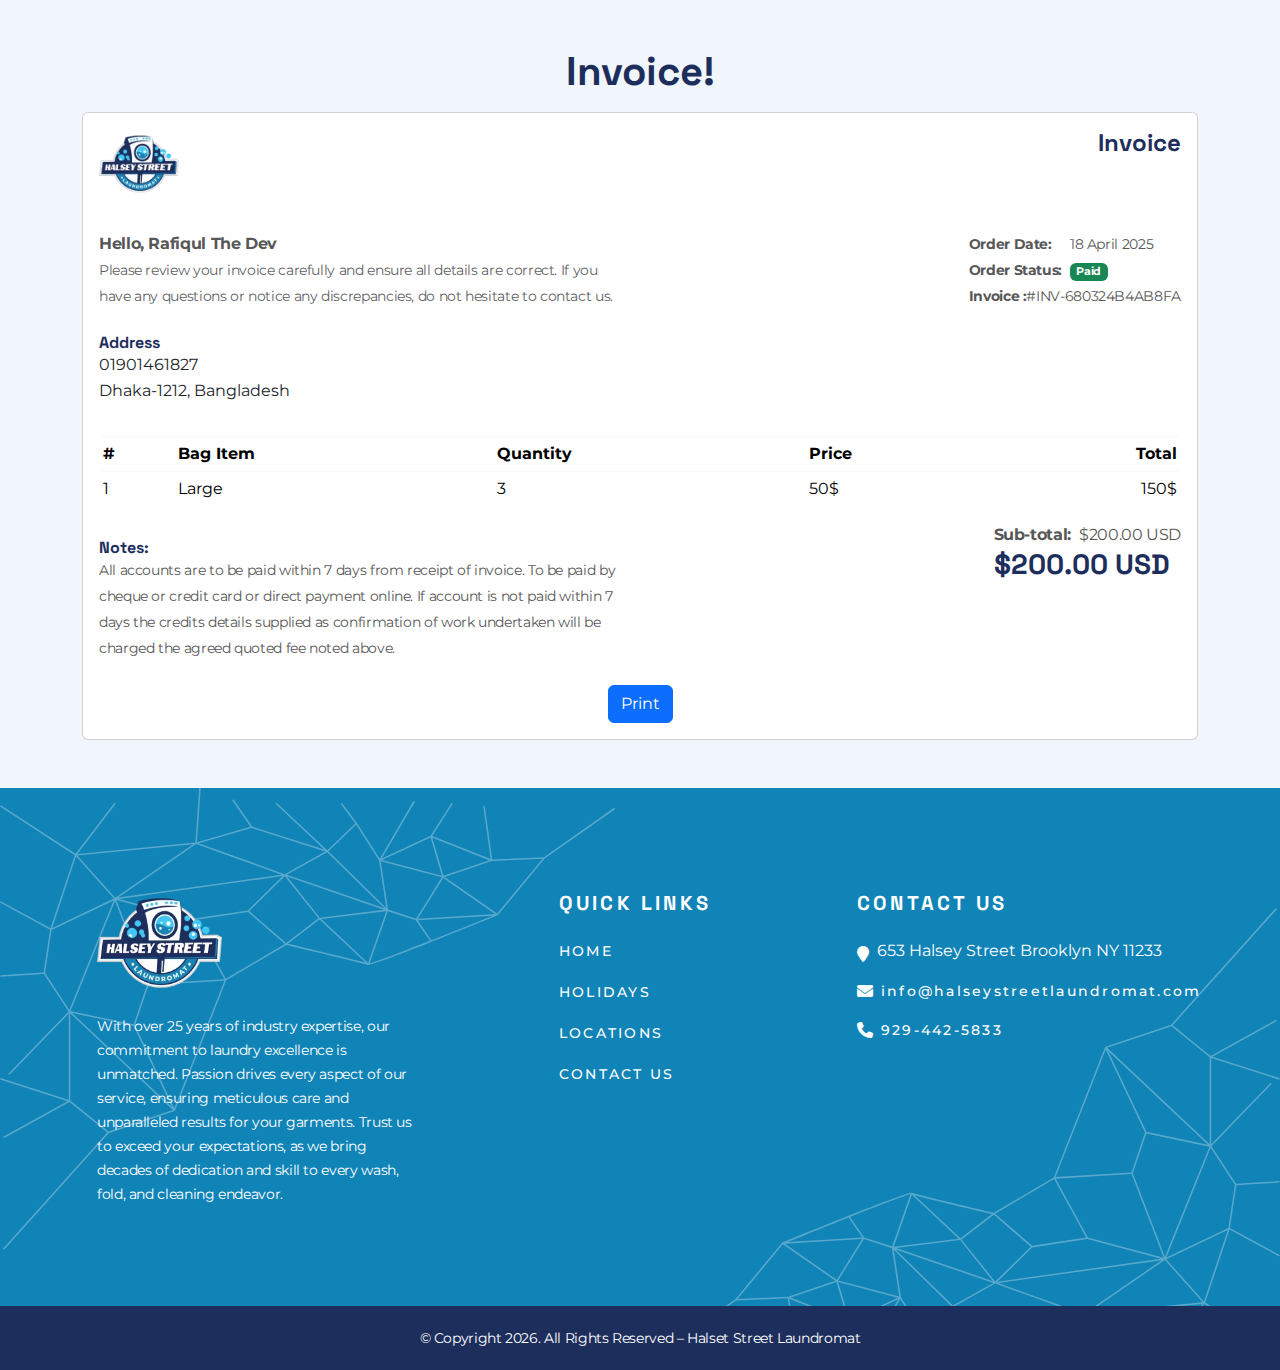
<file: invoice.html>
<!DOCTYPE html>
<html lang="en" data-bs-theme="light">

<head>
    <meta charset="UTF-8" />
    <meta http-equiv="X-UA-Compatible" content="IE=edge" />
    <meta name="viewport"
        content="width=device-width, initial-scale=1.0, maximum-scale=5.0, minimum-scale=1.0, user-scalable=yes" />
    <title>Halsey Street - An E-Laundry & Dry Cleaning service.</title>

    <link rel="shortcut icon" type="image/x-icon" href="./assets/images/favicon.png" />
    <!-- Place favicon.ico in the root directory -->

    <!-- CSS here -->
    <link rel="stylesheet" href="assets/css/bootstrap.min.css" />
    <link rel="stylesheet" href="assets/fontawsome/css/fontawesome.css" />
    <link rel="stylesheet" href="assets/css/odometer.css" />
    <link rel="stylesheet" href="assets/css/slick.css" />
    <link rel="stylesheet" href="assets/css/magnific-popup.css" />
    <link rel="stylesheet" href="assets/css/animate.min.css" />
    <link rel="stylesheet" href="assets/css/style.css" />

    
</head>

<body class="section-bg">


    <section class="invoice-section py-5">
        <div class="container">
                    <div class="page-title-box text-center mb-3">      
                        <h1 class="page-title">Invoice!</h1>
                    </div>
          <div class="row">
            <div class="col-12">
                <div class="card">
                    <div class="card-body">
                        <!-- Invoice Logo-->
                        <div class="clearfix">
                            <div class="float-start mb-3">
                                <img src="assets/images/logo/logo-1.webp" alt="dark logo"  width="80">
                            </div>
                            <div class="float-end">
                                <h4 class="m-0 d-print-none">Invoice</h4>
                            </div>
                        </div>
        
                        <!-- Invoice Detail-->
                        <div class="row">
                            <div class="col-sm-6">
                                <div class="float-end mt-3">
                                    <p><b>Hello, Rafiqul The Dev</b></p>
                                    <p class="text-muted small">
                                          Please review your invoice carefully and ensure all details are correct. If you have any questions or notice any discrepancies, do not hesitate to contact us.
                                    </p>
                                </div>
        
                            </div>
                            <div class="col-sm-4 offset-sm-2">
                                <div class="mt-3 float-sm-end">
                                    <p class="small"><strong>Order Date: </strong> &nbsp;&nbsp;&nbsp; 18 April 2025</p>
                                    <p class="small"><strong>Order Status: </strong> <span class="badge bg-success ms-1">Paid</span></p>
                                    <p class="small"><strong>Invoice : </strong> <span class="float-end">#INV-680324B4AB8FA</span></p>
                                </div>
                            </div>
                        </div>
        
                        <div class="row mt-4">
                            <div class="col-6">
                                <h6 class="fs-14">Address</h6>
                                <address>
                                  01901461827<br>
                                 Dhaka-1212, Bangladesh
                                </address>
                            </div>
                        </div>
                        <div class="row">
                            <div class="col-12">
                                <div class="table-responsive">
                                    <table class="table table-sm table-centered table-hover table-borderless mb-0 mt-3">
                                    <thead class="border-top border-bottom bg-light-subtle border-light">
                                        <tr>
                                            <th>#</th>
                                            <th>Bag Item</th>
                                            <th>Quantity</th>
                                            <th>Price</th>
                                            <th class="text-end">Total</th>
                                        </tr>
                                    </thead>
                                        <tbody>
                                         
                                        <tr>
                                            <td class="">1</td>
                                            <td>
                                               Large
                                            </td>
                                            <td>3</td>
                                            <td>50$</td>
                                            <td class="text-end">150$</td>
                                        </tr>
                                        </tbody>
                                    </table>
                                </div>
                            </div>
                        </div>
                        <div class="row mt-3">
                            <div class="col-sm-6">
                                <div class="clearfix pt-3">
                                    <h6 class="">Notes:</h6>
                                    <p class="small">
                                        All accounts are to be paid within 7 days from receipt of
                                        invoice. To be paid by cheque or credit card or direct payment
                                        online. If account is not paid within 7 days the credits details
                                        supplied as confirmation of work undertaken will be charged the
                                        agreed quoted fee noted above.
                                    </p>
                                </div>
                            </div>
                            <div class="col-sm-6">
                                <div class="float-end mt-3 mt-sm-0">
                                    <p><b>Sub-total:</b> <span class="float-end ms-2">$200.00 USD</span></p>
                                    <h3>$200.00 USD</h3>
                                </div>
                                <div class="clearfix"></div>
                            </div>
                        </div>
                        <div class="d-print-none mt-4">
                            <div class="text-center">
                                <a href="javascript:window.print()" class="btn btn-primary"><i class="ri-printer-line"></i> Print</a>
                            </div>
                        </div>
                    </div>
                </div>
            </div>
          </div>
        </div>
    </section>
    <!-- Footer section start -->
    <footer class="footer-section position-relative z-1">
        <div class="shape">
            <img src="assets/images/shapes/cta-bg-1.svg" class="cta-shape1 position-absolute top-0 start-0 z-n1"
                alt="cta-bg">
            <img src="assets/images/shapes/cta-bg-2.svg" class="cta-shape2 position-absolute bottom-0 end-0 z-n1"
                alt="cta-bg">
        </div>
        <div class="container">
            <div class="footer-top">
                <div class="row g-4">
                    <div class="col-lg-4">
                        <div class="footer-widget">
                            <div class="footer-logo mb-3">
                                <a href="index.html" class="d-flex align-items-center gap-2 text-white fw-bold fs-1">
                                    <img src="./assets/images/logo/logo-1.webp" style="max-width: 125px"
                                        class="img-fluid" alt="logo" />

                                </a>
                            </div>
                            <p class="footer-desc">
                                With over 25 years of industry expertise, our commitment to laundry excellence is
                                unmatched. Passion drives every aspect of our service, ensuring meticulous care and
                                unparalleled results for your garments. Trust us to exceed your expectations, as we
                                bring decades of dedication and skill to every wash, fold, and cleaning endeavor.
                            </p>
                        </div>
                    </div>
                    <div class="col-lg-4 d-lg-flex justify-content-center">
                        <div class="footer-widget">
                            <h4 class="widget-title">Quick Links</h4>
                            <ul class="list-unstyled">
                                <li><a href="index.html">Home</a></li>
                                <li><a href="holidays.html">Holidays</a></li>
                                <li><a href="locations.html">Locations</a></li>
                                <li><a href="contact.html">Contact Us</a></li>
                            </ul>
                        </div>
                    </div>
                    <div class="col-lg-4">
                        <div class="footer-widget">
                            <h4 class="widget-title">Contact Us</h4>
                            <ul class="list-unstyled">
                                <li class="d-flex gap-2 align-items-start">
                                    <i class="fa-solid fa-map-marker mt-2"></i>
                                    <span>
                                        653 Halsey Street Brooklyn NY 11233</span>
                                </li>
                                <li class="d-flex gap-2 align-items-center">
                                    <i class="fa-solid fa-envelope"></i>

                                    <a href="mailto:info@halseystreetlaundromat.com" class="text-lowercase">

                                        info@halseystreetlaundromat.com</a>
                                </li>
                                <li class="d-flex gap-2 align-items-center">
                                    <i class="fa-solid fa-phone"></i>

                                    <a href="tel:+8801719753784">
                                        929-442-5833</a>
                                </li>
                            </ul>
                        </div>
                    </div>
                </div>
            </div>
        </div>
        <div class="footer-bottom">
            <p>© Copyright <span id="copyright_year"></span>. All Rights Reserved – Halset Street Laundromat</p>
        </div>
    </footer>
    <!-- Footer section end -->
    <!-- All Js File -->
    <script src="assets/js/vendor/jquery-3.6.4.min.js"></script>
    <script src="assets/js/bootstrap.bundle.min.js"></script>
    <script src="assets/js/jquery.appear.js"></script>
    <script src="assets/js/odometer.min.js"></script>
    <script src="assets/js/slick.min.js"></script>
    <script src="assets/js/jquery.magnific-popup.js"></script>
    <script src="assets/js/script.js"></script>
</body>

</html>
</file>
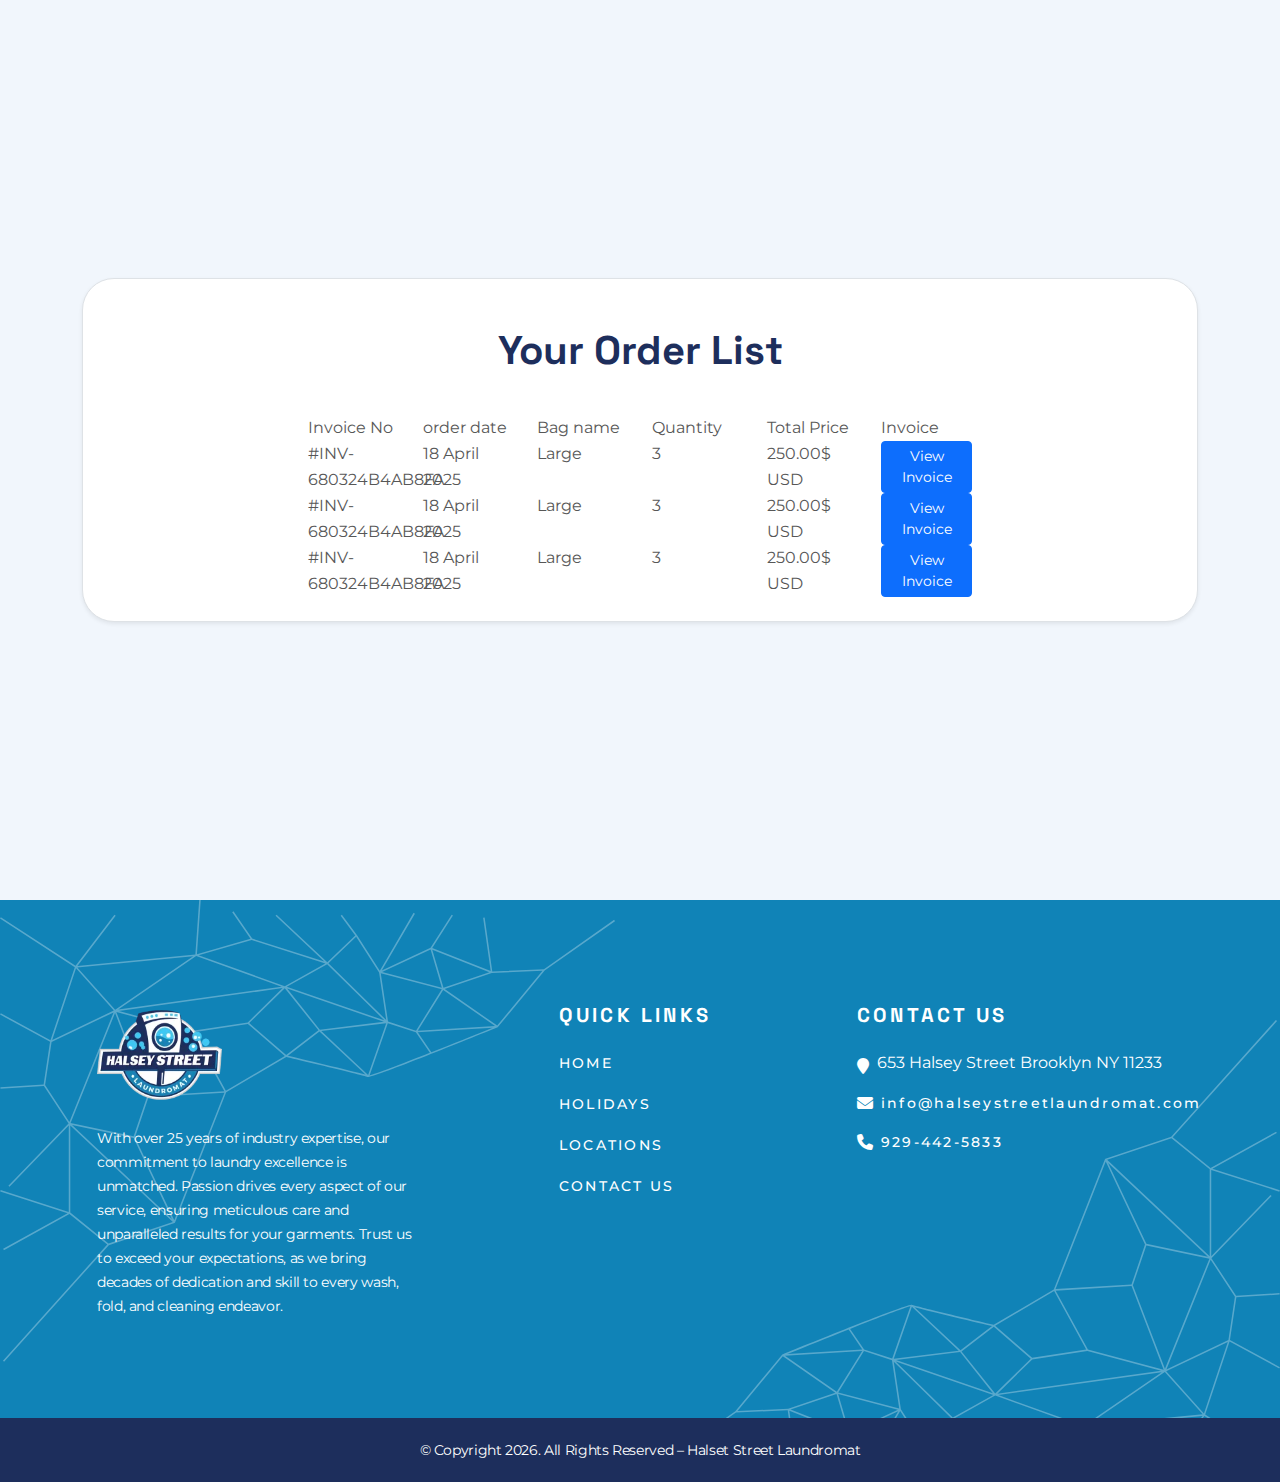
<file: order-list.html>
<!DOCTYPE html>
<html lang="en" data-bs-theme="light">

<head>
    <meta charset="UTF-8" />
    <meta http-equiv="X-UA-Compatible" content="IE=edge" />
    <meta name="viewport"
        content="width=device-width, initial-scale=1.0, maximum-scale=5.0, minimum-scale=1.0, user-scalable=yes" />
    <title>Halsey Street - An E-Laundry & Dry Cleaning service.</title>

    <link rel="shortcut icon" type="image/x-icon" href="./assets/images/favicon.png" />
    <!-- Place favicon.ico in the root directory -->

    <!-- CSS here -->
    <link rel="stylesheet" href="assets/css/bootstrap.min.css" />
    <link rel="stylesheet" href="assets/fontawsome/css/fontawesome.css" />
    <link rel="stylesheet" href="assets/css/odometer.css" />
    <link rel="stylesheet" href="assets/css/slick.css" />
    <link rel="stylesheet" href="assets/css/magnific-popup.css" />
    <link rel="stylesheet" href="assets/css/animate.min.css" />
    <link rel="stylesheet" href="assets/css/style.css" />

    
</head>

<body class="section-bg">


    <div class="container">
        <div class="d-flex align-items-center justify-content-center min-vh-100 w-100 ">
            <div
                class="d-flex flex-column justify-content-center align-items-center gap-3 w-100 p-4 border rounded-5 shadow-sm bg-white">
                <h1 class="text-center fw-bold my-4">Your Order List</h1>
                

                <ul class="responsive-table">
                    <li class="table-header row">
                      <div class="col-12 col-lg-2">Invoice No</div>
                      <div class="col-12 col-lg-2">order date</div>
                      <div class="col-12 col-lg-2">Bag name</div>
                      <div class="col-12 col-lg-2">Quantity</div>
                      <div class="col-12 col-lg-2">Total Price</div>
                      <div class="col-12 col-lg-2">Invoice</div>
                    </li>

                    <li class="table-row row">
                        <div class="col-12 col-lg-2 data-label" data-bs-label="Invoice No">#INV-680324B4AB8FA</div>
                        <div class="col-12 col-lg-2 data-label" data-bs-label="Order Date">18 April 2025</div>
                        <div class="col-12 col-lg-2 data-label" data-bs-label="Bag name">Large</div>
                        <div class="col-12 col-lg-2 data-label" data-bs-label="Quantity">3</div>
                        <div class="col-12 col-lg-2 data-label" data-bs-label="Total Price">250.00$ USD</div>
                        <div class="col-12 col-lg-2 data-label" data-bs-label="Invoice"><a href="invoice.html" class="btn btn-primary btn-sm">View Invoice</a></div>
                    </li>
                    
                    <li class="table-row row">
                        <div class="col-12 col-lg-2 data-label" data-bs-label="Invoice No">#INV-680324B4AB8FA</div>
                        <div class="col-12 col-lg-2 data-label" data-bs-label="Order Date">18 April 2025</div>
                        <div class="col-12 col-lg-2 data-label" data-bs-label="Bag name">Large</div>
                        <div class="col-12 col-lg-2 data-label" data-bs-label="Quantity">3</div>
                        <div class="col-12 col-lg-2 data-label" data-bs-label="Total Price">250.00$ USD</div>
                        <div class="col-12 col-lg-2 data-label" data-bs-label="Invoice"><a href="invoice.html" class="btn btn-primary btn-sm">View Invoice</a></div>
                    </li>
                    
                    <li class="table-row row">
                        <div class="col-12 col-lg-2 data-label" data-bs-label="Invoice No">#INV-680324B4AB8FA</div>
                        <div class="col-12 col-lg-2 data-label" data-bs-label="Order Date">18 April 2025</div>
                        <div class="col-12 col-lg-2 data-label" data-bs-label="Bag name">Large</div>
                        <div class="col-12 col-lg-2 data-label" data-bs-label="Quantity">3</div>
                        <div class="col-12 col-lg-2 data-label" data-bs-label="Total Price">250.00$ USD</div>
                        <div class="col-12 col-lg-2 data-label" data-bs-label="Invoice"><a href="invoice.html" class="btn btn-primary btn-sm">View Invoice</a></div>
                    </li>
                    
                    
                  </ul>
            </div>
        </div>
    </div>
    <!-- Footer section start -->
    <footer class="footer-section position-relative z-1">
        <div class="shape">
            <img src="assets/images/shapes/cta-bg-1.svg" class="cta-shape1 position-absolute top-0 start-0 z-n1"
                alt="cta-bg">
            <img src="assets/images/shapes/cta-bg-2.svg" class="cta-shape2 position-absolute bottom-0 end-0 z-n1"
                alt="cta-bg">
        </div>
        <div class="container">
            <div class="footer-top">
                <div class="row g-4">
                    <div class="col-lg-4">
                        <div class="footer-widget">
                            <div class="footer-logo mb-3">
                                <a href="index.html" class="d-flex align-items-center gap-2 text-white fw-bold fs-1">
                                    <img src="./assets/images/logo/logo-1.webp" style="max-width: 125px"
                                        class="img-fluid" alt="logo" />

                                </a>
                            </div>
                            <p class="footer-desc">
                                With over 25 years of industry expertise, our commitment to laundry excellence is
                                unmatched. Passion drives every aspect of our service, ensuring meticulous care and
                                unparalleled results for your garments. Trust us to exceed your expectations, as we
                                bring decades of dedication and skill to every wash, fold, and cleaning endeavor.
                            </p>
                        </div>
                    </div>
                    <div class="col-lg-4 d-lg-flex justify-content-center">
                        <div class="footer-widget">
                            <h4 class="widget-title">Quick Links</h4>
                            <ul class="list-unstyled">
                                <li><a href="index.html">Home</a></li>
                                <li><a href="holidays.html">Holidays</a></li>
                                <li><a href="locations.html">Locations</a></li>
                                <li><a href="contact.html">Contact Us</a></li>
                            </ul>
                        </div>
                    </div>
                    <div class="col-lg-4">
                        <div class="footer-widget">
                            <h4 class="widget-title">Contact Us</h4>
                            <ul class="list-unstyled">
                                <li class="d-flex gap-2 align-items-start">
                                    <i class="fa-solid fa-map-marker mt-2"></i>
                                    <span>
                                        653 Halsey Street Brooklyn NY 11233</span>
                                </li>
                                <li class="d-flex gap-2 align-items-center">
                                    <i class="fa-solid fa-envelope"></i>

                                    <a href="mailto:info@halseystreetlaundromat.com" class="text-lowercase">

                                        info@halseystreetlaundromat.com</a>
                                </li>
                                <li class="d-flex gap-2 align-items-center">
                                    <i class="fa-solid fa-phone"></i>

                                    <a href="tel:+8801719753784">
                                        929-442-5833</a>
                                </li>
                            </ul>
                        </div>
                    </div>
                </div>
            </div>
        </div>
        <div class="footer-bottom">
            <p>© Copyright <span id="copyright_year"></span>. All Rights Reserved – Halset Street Laundromat</p>
        </div>
    </footer>
    <!-- Footer section end -->
    <!-- All Js File -->
    <script src="assets/js/vendor/jquery-3.6.4.min.js"></script>
    <script src="assets/js/bootstrap.bundle.min.js"></script>
    <script src="assets/js/jquery.appear.js"></script>
    <script src="assets/js/odometer.min.js"></script>
    <script src="assets/js/slick.min.js"></script>
    <script src="assets/js/jquery.magnific-popup.js"></script>
    <script src="assets/js/script.js"></script>
</body>

</html>
</file>
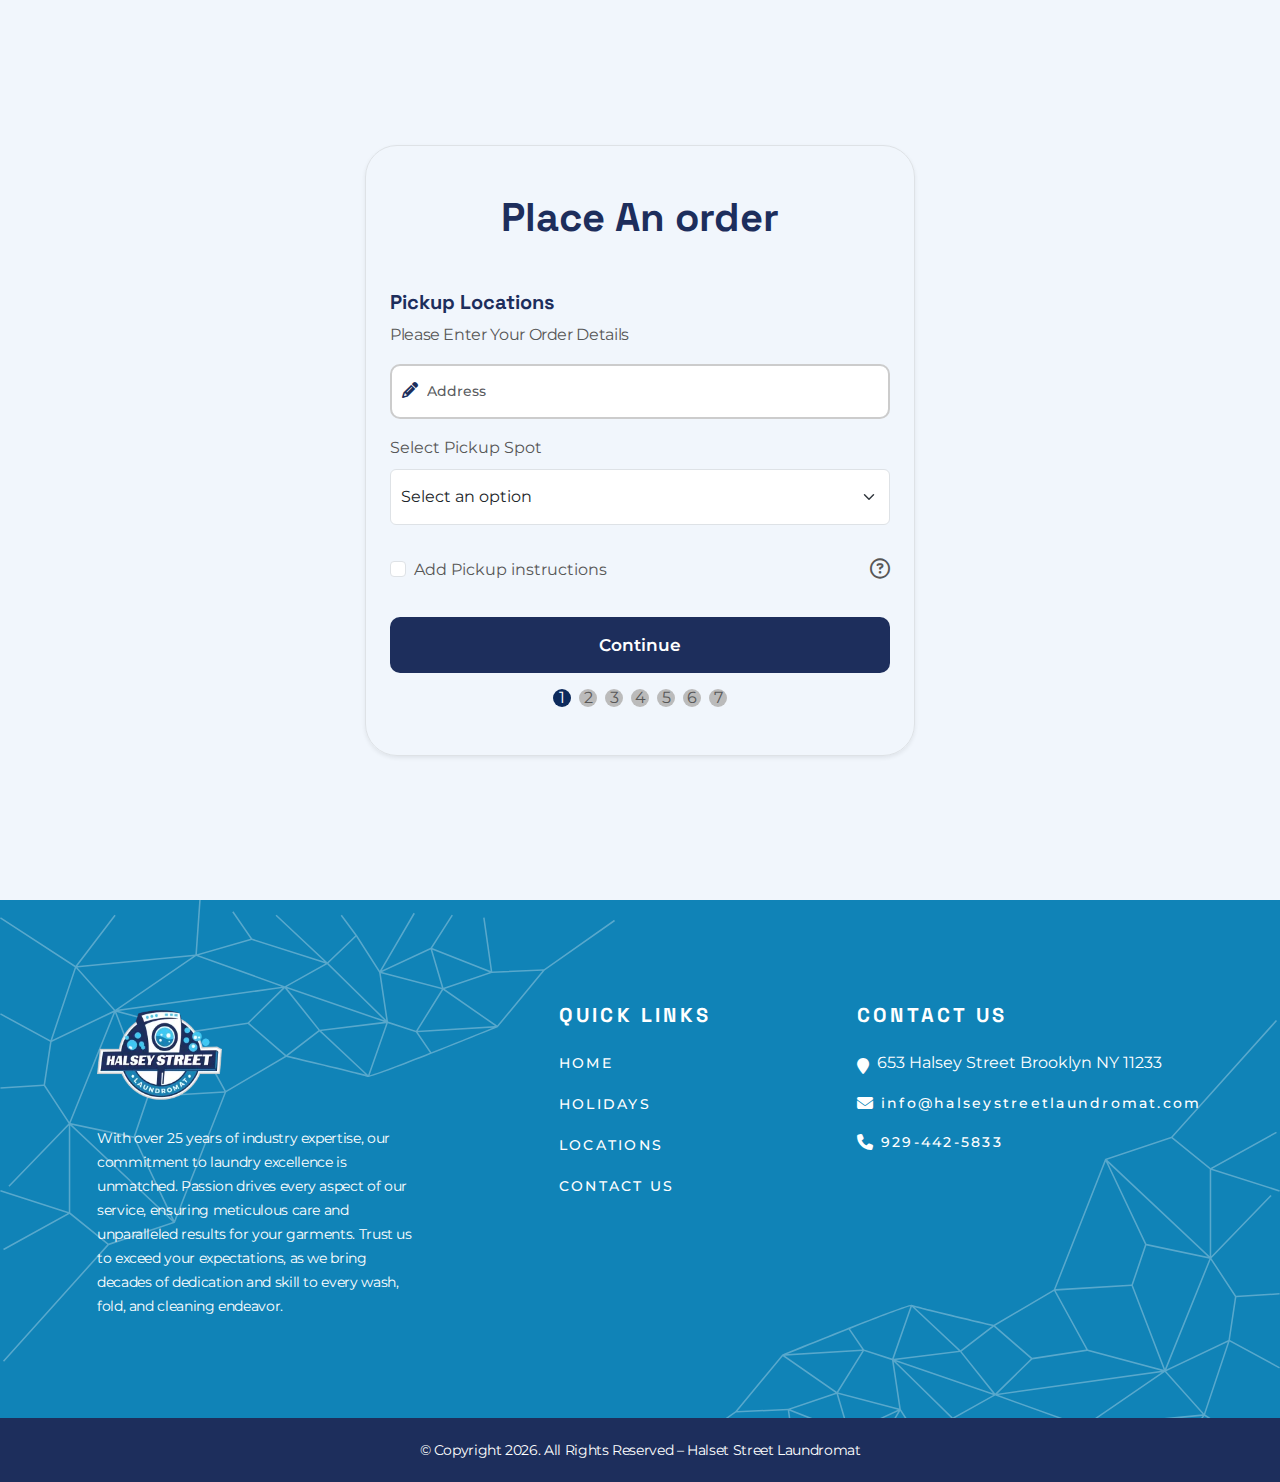
<file: order.html>
<!DOCTYPE html>
<html lang="en" data-bs-theme="light">

<head>
    <meta charset="UTF-8" />
    <meta http-equiv="X-UA-Compatible" content="IE=edge" />
    <meta name="viewport"
        content="width=device-width, initial-scale=1.0, maximum-scale=5.0, minimum-scale=1.0, user-scalable=yes" />
    <title>Halsey Street - An E-Laundry & Dry Cleaning service.</title>

    <link rel="shortcut icon" type="image/x-icon" href="./assets/images/favicon.png" />
    <!-- Place favicon.ico in the root directory -->

    <!-- CSS here -->
    <link rel="stylesheet" href="assets/css/bootstrap.min.css" />
    <link rel="stylesheet" href="assets/fontawsome/css/fontawesome.css" />
    <link rel="stylesheet" href="assets/css/odometer.css" />
    <link rel="stylesheet" href="assets/css/slick.css" />
    <link rel="stylesheet" href="assets/css/magnific-popup.css" />
    <link rel="stylesheet" href="assets/css/animate.min.css" />
    <link rel="stylesheet" href="assets/css/style.css" />

    <style>
        #order-form .nav-tabs .nav-link {
            color: black;
        }

        #order-form .nav-tabs .nav-link.active {
            background-color: #0d6efd;
            color: white;
        }
    </style>
</head>

<body class="section-bg">


    <div class="app-container">
        <div class="d-flex align-items-center justify-content-center min-vh-100 w-100">
            <div
                class="d-flex flex-column justify-content-center align-items-center gap-3 w-100 p-4 border rounded-5 shadow-sm">
                <h1 class="text-center fw-bold my-4">Place An order</h1>
                <form id="order-form" action="" class="app-form w-100">
                    <div class="step active w-100" data-step="1">
                        <div class="d-flex flex-column justify-content-center align-items-center gap-3 w-100">
                            <div class="w-100">
                                <h5 class="text-start my-2">Pickup Locations</h5>
                                <p class="text-capitalize">Please enter your order details</p>
                            </div>
                            <div class="position-relative w-100">
                                <input type="text" class="app-input form-control" id="address" name="address"
                                    placeholder="Address" required>
                                <span class="app-input-icon"><i class="fa-solid fa-pencil"></i></span>
                            </div>
                            <div class="mb-3 position-relative w-100">
                                <label for="pickupSpot" class="form-label">Select Pickup Spot</label>
                                <select id="pickupSpot" class="form-select" name="pickupSpot" required>
                                    <option value="">Select an option</option>
                                    <option value="Front Door">Front Door</option>
                                    <option value="Back Door">Back Door</option>
                                    <option value="Reception">Reception</option>
                                </select>
                            </div>
                            <div class="w-100 d-flex align-items-center justify-content-between">
                                <div class="form-check">
                                    <input class="form-check-input" type="checkbox" name="pickupChecks"
                                        id="pickupChecks" value="1">
                                    <label class="form-check-label" for="pickupChecks">
                                        Add Pickup instructions
                                    </label>
                                </div>
                                <span class="instruction-icon" role="button" data-bs-toggle="modal"
                                    data-bs-target="#staticBackdrop" aria-controls="staticBackdrop">
                                    <i class="fa-regular fa-circle-question fs-5"></i>
                                </span>
                                <div class="modal fade" id="staticBackdrop" data-bs-keyboard="false" tabindex="-1"
                                    aria-labelledby="staticBackdropLabel" aria-hidden="true">
                                    <div class="modal-dialog modal-dialog-centered">
                                        <div class="modal-content">
                                            <div class="modal-header">
                                                <h1 class="modal-title fs-5" id="staticBackdropLabel">Pickup
                                                    instructions</h1>
                                                <button type="button" class="btn-close" data-bs-dismiss="modal"
                                                    aria-label="Close"></button>
                                            </div>
                                            <div class="modal-body">
                                                <p class="text-black fw-medium">Your Laundry Pro will ONLY these details
                                                    after accepting your order.</p>
                                                <ul class="list-unstyled ms-3">
                                                    <li>Building access details</li>
                                                    <li>Gate codes</li>
                                                    <li>How laundry can be found</li>
                                                </ul>
                                                <p class="text-black mt-2">For requests related to pickup or delivery
                                                    timing, please message your Laundry Pro</p>
                                            </div>
                                        </div>
                                    </div>
                                </div>
                            </div>
                            <div id="pickupInstructionsWrapper" class="w-100 text-start">
                                <textarea class="form-control" id="pickupInstructions" name="pickupInstructions"
                                    rows="3" placeholder="Enter pickup instructions here..."></textarea>
                            </div>
                            <button type="button" class="app-btn next-btn">Continue</button>
                        </div>
                    </div>
                    <div class="step w-100" data-step="2">
                        <div class="d-flex flex-column justify-content-center align-items-center gap-3 w-100">
                            <div class="w-100">
                                <h5 class="text-start my-2 text-uppercase">Pickup Speed</h5>
                                <p class="text-capitalize">Please choose your desired delivery speed</p>
                            </div>
                            <div class="w-100">
                                <div class="card selectable-card">
                                    <div class="card-body">
                                        <div class="form-check">
                                            <div class="d-flex">
                                                <div>
                                                    <input class="form-check-input" type="radio" name="radioDefault"
                                                        id="standerd delivery" value="Standerd Delivery" required>
                                                    <label class="form-check-label" for="standerd delivery">
                                                        Standerd Delivery
                                                    </label>
                                                </div>
                                                <div class="ms-auto">
                                                    <span
                                                        class="badge custom-tertiary-bg py-2 rounded-pill">$1.60/LB</span>
                                                </div>
                                            </div>
                                            <ul class="list-unstyled mt-2 w-100">
                                                <li class="d-flex gap-2 align-items-center"><i
                                                        class="fa-regular fa-ticket"
                                                        style="transform: rotate(90deg);"></i><span>Place order by 3pm
                                                        today</span></li>
                                                <li class="d-flex gap-2 align-items-center"><i
                                                        class="fa-regular fa-car"></i><span>Pickup by 8pm today</span>
                                                </li>
                                                <li class="d-flex gap-2 align-items-center"><i
                                                        class="fa-regular fa-truck"></i><span>Delivered by 8pm
                                                        tomorrow</span></li>
                                                <li class="d-flex gap-2 align-items-center"><i
                                                        class="fa-regular fa-circle-dollar"></i><span>$30 minimum
                                                        charge</span></li>
                                            </ul>
                                        </div>
                                    </div>
                                </div>
                                <div class="card selectable-card">
                                    <div class="card-body">
                                        <div class="form-check">
                                            <div class="d-flex">
                                                <div>
                                                    <input class="form-check-input" type="radio" name="radioDefault"
                                                        id="express_delivery" value="express_delivery" required>
                                                    <label class="form-check-label" for="express_delivery">
                                                        Express Delivery
                                                    </label>
                                                </div>
                                                <div class="ms-auto">
                                                    <span
                                                        class="badge custom-tertiary-bg py-2 rounded-pill">$3/LB</span>
                                                </div>
                                            </div>
                                            <ul class="list-unstyled mt-2">
                                                <li class="d-flex gap-2 align-items-center"><i
                                                        class="fa-regular fa-ticket"
                                                        style="transform: rotate(90deg);"></i><span>Place order by 10am
                                                        today</span></li>
                                                <li class="d-flex gap-2 align-items-center"><i
                                                        class="fa-regular fa-car"></i><span>Pickup by 2pm today</span>
                                                </li>
                                                <li class="d-flex gap-2 align-items-center"><i
                                                        class="fa-regular fa-truck"></i><span>Delivered by 8pm
                                                        tomorrow</span></li>
                                                <li class="d-flex gap-2 align-items-center"><i
                                                        class="fa-regular fa-clothes-hanger"></i><span>Hang-dry
                                                        unavailable</span></li>
                                                <li class="d-flex gap-2 align-items-start"><i
                                                        class="fa-regular fa-weight-scale"
                                                        style="margin-top: 6px;"></i><span>Weight may not exceed 60
                                                        pounds</span></li>
                                                <li class="d-flex gap-2 align-items-center"><i
                                                        class="fa-regular fa-circle-dollar"></i><span>$50 minimum
                                                        charge</span></li>
                                            </ul>
                                        </div>
                                    </div>
                                </div>
                            </div>
                            <div class="w-100 d-flex align-items-center justify-content-between">
                                <button type="button" class="app-prev-btn prev-btn">Previous</button>
                                <button type="button" class="app-next-btn next-btn">Next</button>
                            </div>
                        </div>
                    </div>
                    <div class="step w-100" data-step="3">
                        <div class="d-flex flex-column justify-content-center align-items-center gap-3 w-100">
                            <div class="w-100">
                                <h5 class="text-start my-2 text-uppercase">Laundry Care</h5>
                            </div>
                            <div class="w-100">
                                <label for="exampleDataList" class="form-label">Select Detergent</label>
                                <select class="form-select" aria-label="Default select example" required>
                                    <option value="" selected disabled>Select Detergent</option>
                                    <option value="Hypoallergenic">Hypoallergenic</option>
                                    <option value="Premium Scented">Premium Scented</option>
                                    <option value="Provide">I will Provide</option>
                                </select>
                            </div>
                            <div class="w-100">
                                <h6 class="mb-2">Check all that apply</h6>
                                <div class="form-check">
                                    <input class="form-check-input" type="checkbox" value="1" id="cycle">
                                    <label class="form-check-label" for="cycle">
                                        Delicate cycle
                                    </label>
                                </div>
                                <div class="form-check">
                                    <input class="form-check-input" type="checkbox" value="1" id="hang_dry">
                                    <label class="form-check-label" for="hang_dry">
                                        Hang-dry
                                    </label>
                                </div>
                                <div class="form-check">
                                    <input class="form-check-input" type="checkbox" value="1" id="return_items">
                                    <label class="form-check-label" for="return_items">
                                        Return items on hangers
                                    </label>
                                </div>
                                <div class="form-check">
                                    <div class="d-flex align-items-center justify-content-between gap-3 w-100">
                                        <div>
                                            <input class="form-check-input" type="checkbox" value="1"
                                                id="additional_rqst">
                                            <label class="form-check-label" for="additional_rqst">
                                                Additional Requests
                                            </label>
                                        </div>
                                        <span class="instruction-icon" role="button" data-bs-toggle="modal"
                                            data-bs-target="#additional_request" aria-controls="additional_request">
                                            <i class="fa-regular fa-circle-question fs-5"></i>
                                        </span>
                                        <div class="modal fade" id="additional_request" data-bs-keyboard="false"
                                            tabindex="-1" aria-labelledby="staticBackdropLabel" aria-hidden="true">
                                            <div class="modal-dialog modal-dialog-centered">
                                                <div class="modal-content">
                                                    <div class="modal-header">
                                                        <h1 class="modal-title fs-5" id="staticBackdropLabel">Additional
                                                            Requests</h1>
                                                        <button type="button" class="btn-close" data-bs-dismiss="modal"
                                                            aria-label="Close"></button>
                                                    </div>
                                                    <div class="modal-body">
                                                        <p class="text-black" style="font-size: small;">Laundry Pros
                                                            provide a wash-dry-fold service.</p>
                                                        <p class="text-black my-2" style="font-size: small;">They do not
                                                            look for stains, treat stains, or use any stain removal
                                                            products.</p>
                                                        <p class="text-black my-2" style="font-size: small;">They do not
                                                            offer additional services like ironing, lint remoal, shoe
                                                            cleaning, hand washing, or dry cleaning.</p>
                                                        <p class="text-black" style="font-size: small;">If you request
                                                            specific products other detergent, please leave them out for
                                                            pickup.</p>
                                                    </div>
                                                </div>
                                            </div>
                                        </div>
                                    </div>
                                </div>
                            </div>
                            <div class="w-100 d-flex align-items-center justify-content-between">
                                <button type="button" class="app-prev-btn prev-btn">Previous</button>
                                <button type="button" class="app-next-btn next-btn">Next</button>
                            </div>
                        </div>
                    </div>
                    <div class="step w-100" data-step="4">
                        <div class="d-flex flex-column justify-content-center align-items-center gap-3 w-100">
                            <div class="w-100">
                                <h5 class="text-start my-2 text-uppercase">Bag Count</h5>
                                <p class="bag-desc">
                                    Put your laundry out for pickup in any bag you want, disposable bags, or your
                                    hamper. If you use a hamper we'll transfer your clothes to our bags and leave your
                                    hamper behind. You can also use laundry bags, which we'll return to you laundered.
                                    At this time, you can only choose one bag size.
                                </p>
                            </div>
                            <div class="w-100">
                                <input type="hidden" id="bagCountValidation" required />
                                <div class="bag-item">
                                    <div class="bag-info">
                                        <span class="bag-icon">👜</span>
                                        <div>
                                            <div class="bag-text-title">Small</div>
                                            <div class="bag-text-sub">Grocery bag size</div>
                                        </div>
                                    </div>
                                    <div class="counter-wrapper">
                                        <button type="button" class="counter-btn decrease"
                                            data-target="small">−</button>
                                        <div class="counter-value" id="small">0</div>
                                        <button type="button" class="counter-btn increase"
                                            data-target="small">+</button>
                                    </div>
                                </div>

                                <div class="bag-item">
                                    <div class="bag-info">
                                        <span class="bag-icon">👜</span>
                                        <div>
                                            <div class="bag-text-title">Regular</div>
                                            <div class="bag-text-sub">Kitchen bag size/hamper</div>
                                        </div>
                                    </div>
                                    <div class="counter-wrapper">
                                        <button type="button" class="counter-btn decrease"
                                            data-target="regular">−</button>
                                        <div class="counter-value" id="regular">0</div>
                                        <button type="button" class="counter-btn increase"
                                            data-target="regular">+</button>
                                    </div>
                                </div>
                                <div class="bag-item">
                                    <div class="bag-info">
                                        <span class="bag-icon">👜</span>
                                        <div>
                                            <div class="bag-text-title">Large</div>
                                            <div class="bag-text-sub">Lawn/contractor bag size</div>
                                        </div>
                                    </div>
                                    <div class="counter-wrapper">
                                        <button type="button" class="counter-btn decrease"
                                            data-target="large">−</button>
                                        <div class="counter-value" id="large">0</div>
                                        <button type="button" class="counter-btn increase"
                                            data-target="large">+</button>
                                    </div>
                                </div>
                            </div>
                            <div class="w-100">
                                <div class="mb-3">
                                    <h5>OverSized Items (Optional)</h5>
                                    <p class="oversized-desc">Oversized items like comgorters and pillows require their
                                        own load and can be included for an additional $8 fee. <a href="#"
                                            class="text-decoration-underline">Learn More</a></p>
                                </div>
                                <div class="bag-item">
                                    <div class="bag-info">
                                        <span class="bag-icon">👜</span>
                                        <div>
                                            <div class="bag-text-title">Oversized Items</div>
                                        </div>
                                    </div>
                                    <div class="counter-wrapper">
                                        <button type="button" class="counter-btn decrease"
                                            data-target="overSized">−</button>
                                        <div class="counter-value" id="overSized">0</div>
                                        <button type="button" class="counter-btn increase"
                                            data-target="overSized">+</button>
                                    </div>
                                </div>
                            </div>
                            <div class="w-100 d-flex align-items-center justify-content-between">
                                <button type="button" class="app-prev-btn prev-btn">Previous</button>
                                <button type="button" class="app-next-btn" data-bs-toggle="modal"
                                    data-bs-target="#bagpopup">Next</button>
                            </div>
                            <div class="modal fade" id="bagpopup" data-bs-backdrop="static" data-bs-keyboard="false"
                                tabindex="-1" aria-labelledby="bagpopupLabel" aria-hidden="true">
                                <div class="modal-dialog modal-dialog-centered">
                                    <div class="modal-content">
                                        <div class="modal-header">
                                            <h1 class="modal-title fs-5" id="bagpopupLabel">Protecting Laundry Pros</h1>
                                            <button type="button" class="btn-close" data-bs-dismiss="modal"
                                                aria-label="Close"></button>
                                        </div>
                                        <div class="modal-body">
                                            <p class="text-dark my-1">To ensure the health and safety of your Laundry
                                                Pro, please certify that your laundry :</p>
                                            <div class="form-check">
                                                <input class="form-check-input" type="checkbox" value="1"
                                                    id="biohazardous">
                                                <label class="form-check-label" for="biohazardous">
                                                    Is safe and does not include bed bugs, fleas, roaches, or
                                                    biohazardous materials.
                                                </label>
                                            </div>
                                            <div class="form-check">
                                                <input class="form-check-input" type="checkbox" value="1" id="sanitary">
                                                <label class="form-check-label" for="sanitary">
                                                    Is sanitary and does not include feces, urine, blood, or vomit,
                                                    beyond traces normally found in household laundry?
                                                </label>
                                            </div>
                                            <div class="form-check">
                                                <input class="form-check-input" type="checkbox" value="1" id="petHair">
                                                <label class="form-check-label" for="petHair">
                                                    Does not include excessive pet hair?
                                                </label>
                                            </div>
                                            <p class="text-dark my-1">Violators will incur a $20 fee, laundry returned
                                                "as is," and the account may be closed.</p>
                                        </div>
                                        <div class="modal-footer">
                                            <!-- <button type="button" class="btn btn-secondary" data-bs-dismiss="modal">Close</button> -->
                                            <button type="button" class="app-next-btn next-btn w-100"
                                                data-bs-dismiss="modal">Continue</button>
                                        </div>
                                    </div>
                                </div>
                            </div>
                        </div>
                    </div>
                    <div class="step w-100" data-step="5">
                        <div class="d-flex flex-column justify-content-center align-items-center gap-3 w-100">
                            <span class="display-1" style="color: #44c8f5;">
                                <i class="fa-solid fa-user"></i>
                            </span>
                            <h5 class="my-2 text-uppercase">No Prefered Laundry Pros yet</h5>
                            <div class="w-100 text-center">
                                As you rate Laundry Pros highly, they'll be added here, making it easy to request them
                                for future orders! <a href="#" class="text-decoration-underline">Learn more</a>.
                            </div>
                            <div class="p-3 rounded-5 bg-info d-flex align-items-center gap-3">
                                <span class="d-flex align-items-center justify-content-center rounded-circle"
                                    style="width: 30px; height: 28px;">
                                    <img src="assets/images/logo/ten.jpeg" alt="icon" class="img-fluid rounded-circle"
                                        style="width: 30; height: 28px;">
                                </span>
                                <div class="w-100">
                                    <p class="text-capitalize text-dark fw-regular" style="font-size: 14px;">In the
                                        meantime, highly-rated Laundry Pros nearby will be notified of your order.</p>
                                </div>
                            </div>
                            <div class="w-100 d-flex align-items-center justify-content-between">
                                <button type="button" class="app-prev-btn prev-btn">Previous</button>
                                <button type="button" class="app-next-btn next-btn">Next</button>
                            </div>
                        </div>
                    </div>
                    <div class="step w-100" data-step="6">
                        <div class="d-flex flex-column justify-content-center align-items-center gap-3 w-100">
                            <div class="w-100">
                                <h5 class="text-start my-2 text-uppercase">Coverage</h5>
                                <p style="font-size: 14px;">
                                    Laundry Protection Plan Covers you in the rare instance of damage or loss.
                                </p>
                            </div>
                            <div class="w-100">
                                <div class="card selectable-card">
                                    <div class="card-body">
                                        <div class="form-check">
                                            <div class="d-flex">
                                                <div>
                                                    <input class="form-check-input" type="radio" name="coverage"
                                                        id="basic" value="basic">
                                                    <label class="form-check-label" for="basic">
                                                        Basic
                                                    </label>
                                                </div>
                                                <div class="ms-auto">
                                                    <span class="badge custom-tertiary-bg py-2 rounded-pill">FREE</span>
                                                </div>
                                            </div>
                                            <ul class="list-unstyled">
                                                <li class="ms-1 text-secondary">Covers $35/agrment</li>
                                                <li class="ms-1 text-secondary">Maximum $100/order</li>
                                            </ul>

                                        </div>
                                    </div>
                                </div>
                                <div class="card selectable-card">
                                    <div class="card-body">
                                        <div class="form-check">
                                            <div class="d-flex">
                                                <div>
                                                    <input class="form-check-input" type="radio" name="coverage"
                                                        id="premium" value="premium" required>
                                                    <label class="form-check-label" for="premium">
                                                        Premium
                                                    </label>
                                                </div>
                                                <div class="ms-auto">
                                                    <span class="badge custom-tertiary-bg py-2 rounded-pill">$1.5</span>
                                                </div>
                                            </div>
                                            <ul class="list-unstyled">
                                                <li class="ms-1 text-secondary">Covers $50/agrment</li>
                                                <li class="ms-1 text-secondary">Maximum $500/order</li>
                                            </ul>
                                        </div>
                                    </div>
                                </div>
                                <div class="card selectable-card">
                                    <div class="card-body">
                                        <div class="form-check">
                                            <div class="d-flex">
                                                <div>
                                                    <input class="form-check-input" type="radio" name="coverage"
                                                        id="premium_pLus" value="premium_plus" required>
                                                    <label class="form-check-label" for="premium_plus">
                                                        Premium+
                                                    </label>
                                                </div>
                                                <div class="ms-auto">
                                                    <span
                                                        class="badge custom-tertiary-bg py-2 rounded-pill">$2.75</span>
                                                </div>
                                            </div>
                                            <ul class="list-unstyled">
                                                <li class="ms-1 text-secondary">Covers $75/agrment</li>
                                                <li class="ms-1 text-secondary">Maximum $700/order</li>
                                            </ul>
                                        </div>
                                    </div>
                                </div>
                            </div>
                            <div class="w-100">
                                <p class="text-start text-dark" style="font-size: 14px;"><a href="#"
                                        class="text-decoration-underline">Tap here</a> for more information about
                                    Laundry Protection Plan</p>
                            </div>
                            <div class="w-100 d-flex align-items-center justify-content-between">
                                <button type="button" class="app-prev-btn prev-btn">Previous</button>
                                <button type="button" class="app-next-btn next-btn">Next</button>
                            </div>
                        </div>
                    </div>
                    <div class="step w-100" data-step="7">
                        <div class="d-flex flex-column justify-content-center align-items-center gap-3 w-100">
                            <h3 class="text-start my-2 text-uppercase">Payment</h3>
                            <div class="w-100">
                                <!-- Nav tabs -->
                                <ul class="nav nav-tabs" id="paymentTab" role="tablist">
                                    <li class="nav-item w-50" role="presentation">
                                        <button class="nav-link active w-100" id="card-tab" data-bs-toggle="tab"
                                            data-bs-target="#card" type="button" role="tab">Card</button>
                                    </li>
                                    <li class="nav-item w-50" role="presentation">
                                        <button class="nav-link w-100" id="gpay-tab" data-bs-toggle="tab"
                                            data-bs-target="#gpay" type="button" role="tab">Google Pay</button>
                                    </li>
                                </ul>

                                <!-- Tab panes -->
                                <div class="tab-content mt-4">
                                    <!-- Card Form -->
                                    <div class="tab-pane fade show active" id="card" role="tabpanel">
                                        <div class="position-relative w-100 mb-3">
                                            <input type="text" class="app-input form-control" id="card_number"
                                                name="card_number" placeholder="Card number" required>
                                            <span class="app-input-icon"><i class="fa-solid fa-credit-card"></i></span>
                                        </div>

                                        <div class="row">
                                            <div class="col-6 mb-3">
                                                <input type="text" class="form-control app-input" id="exp_date"
                                                    name="exp_date" placeholder="Expiration date" required>
                                            </div>
                                            <div class="col-6 mb-3">
                                                <input type="text" class="form-control app-input"
                                                    placeholder="Security code" id="security_code" name="security_code"
                                                    required>
                                            </div>
                                        </div>

                                        <div class="row">
                                            <div class="col-6 mb-3">
                                                <select class="form-select" required id="country_name"
                                                    name="country_name" >
                                                    <option value="" selected disabled>Country</option>
                                                    <option value="usa">United States</option>
                                                    <option value="canada">Canada</option>
                                                    <option value="uk">UK</option>
                                                </select>
                                            </div>
                                            <div class="col-6 mb-3">
                                                <input type="text" class="form-control app-input" placeholder="ZIP code"
                                                    id="zip_code" name="zip_code" required>
                                            </div>
                                        </div>

                                        <p class="text-muted small mb-3">
                                            By providing your card information, you allow Poplin to charge your card
                                            for future payments in accordance with their terms.
                                        </p>

                                        <button type="submit" class="payment-btn app-btn">PAY $54.60</button>
                                    </div>

                                    <!-- Google Pay placeholder -->
                                    <div class="tab-pane fade" id="gpay" role="tabpanel">
                                        <div class="text-center py-4">
                                            <p class="text-muted">Google Pay option selected.</p>
                                            <button type="button" class="btn btn-dark w-100">Pay with Google
                                                Pay</button>
                                        </div>
                                    </div>
                                </div>
                            </div>
                            <div class="w-100 d-flex align-items-center justify-content-between">
                                <button type="button" class="app-prev-btn prev-btn">Previous</button>
                            </div>
                        </div>
                    </div>
                </form>
                <div class="stepper mb-4">
                    <div class="circle step-circle" data-step="1">1</div>
                    <div class="circle step-circle" data-step="2">2</div>
                    <div class="circle step-circle" data-step="3">3</div>
                    <div class="circle step-circle" data-step="4">4</div>
                    <div class="circle step-circle" data-step="5">5</div>
                    <div class="circle step-circle" data-step="6">6</div>
                    <div class="circle step-circle" data-step="7">7</div>
                </div>
            </div>
        </div>
    </div>
    <!-- Footer section start -->
    <footer class="footer-section position-relative z-1">
        <div class="shape">
            <img src="assets/images/shapes/cta-bg-1.svg" class="cta-shape1 position-absolute top-0 start-0 z-n1"
                alt="cta-bg">
            <img src="assets/images/shapes/cta-bg-2.svg" class="cta-shape2 position-absolute bottom-0 end-0 z-n1"
                alt="cta-bg">
        </div>
        <div class="container">
            <div class="footer-top">
                <div class="row g-4">
                    <div class="col-lg-4">
                        <div class="footer-widget">
                            <div class="footer-logo mb-3">
                                <a href="index.html" class="d-flex align-items-center gap-2 text-white fw-bold fs-1">
                                    <img src="./assets/images/logo/logo-1.webp" style="max-width: 125px"
                                        class="img-fluid" alt="logo" />

                                </a>
                            </div>
                            <p class="footer-desc">
                                With over 25 years of industry expertise, our commitment to laundry excellence is
                                unmatched. Passion drives every aspect of our service, ensuring meticulous care and
                                unparalleled results for your garments. Trust us to exceed your expectations, as we
                                bring decades of dedication and skill to every wash, fold, and cleaning endeavor.
                            </p>
                        </div>
                    </div>
                    <div class="col-lg-4 d-lg-flex justify-content-center">
                        <div class="footer-widget">
                            <h4 class="widget-title">Quick Links</h4>
                            <ul class="list-unstyled">
                                <li><a href="index.html">Home</a></li>
                                <li><a href="holidays.html">Holidays</a></li>
                                <li><a href="locations.html">Locations</a></li>
                                <li><a href="contact.html">Contact Us</a></li>
                            </ul>
                        </div>
                    </div>
                    <div class="col-lg-4">
                        <div class="footer-widget">
                            <h4 class="widget-title">Contact Us</h4>
                            <ul class="list-unstyled">
                                <li class="d-flex gap-2 align-items-start">
                                    <i class="fa-solid fa-map-marker mt-2"></i>
                                    <span>
                                        653 Halsey Street Brooklyn NY 11233</span>
                                </li>
                                <li class="d-flex gap-2 align-items-center">
                                    <i class="fa-solid fa-envelope"></i>

                                    <a href="mailto:info@halseystreetlaundromat.com" class="text-lowercase">

                                        info@halseystreetlaundromat.com</a>
                                </li>
                                <li class="d-flex gap-2 align-items-center">
                                    <i class="fa-solid fa-phone"></i>

                                    <a href="tel:+8801719753784">
                                        929-442-5833</a>
                                </li>
                            </ul>
                        </div>
                    </div>
                </div>
            </div>
        </div>
        <div class="footer-bottom">
            <p>© Copyright <span id="copyright_year"></span>. All Rights Reserved – Halset Street Laundromat</p>
        </div>
    </footer>
    <!-- Footer section end -->
    <!-- All Js File -->
    <script src="assets/js/vendor/jquery-3.6.4.min.js"></script>
    <script src="assets/js/bootstrap.bundle.min.js"></script>
    <script src="assets/js/jquery.appear.js"></script>
    <script src="assets/js/odometer.min.js"></script>
    <script src="assets/js/slick.min.js"></script>
    <script src="assets/js/jquery.magnific-popup.js"></script>
    <script src="assets/js/script.js"></script>
</body>

</html>
</file>
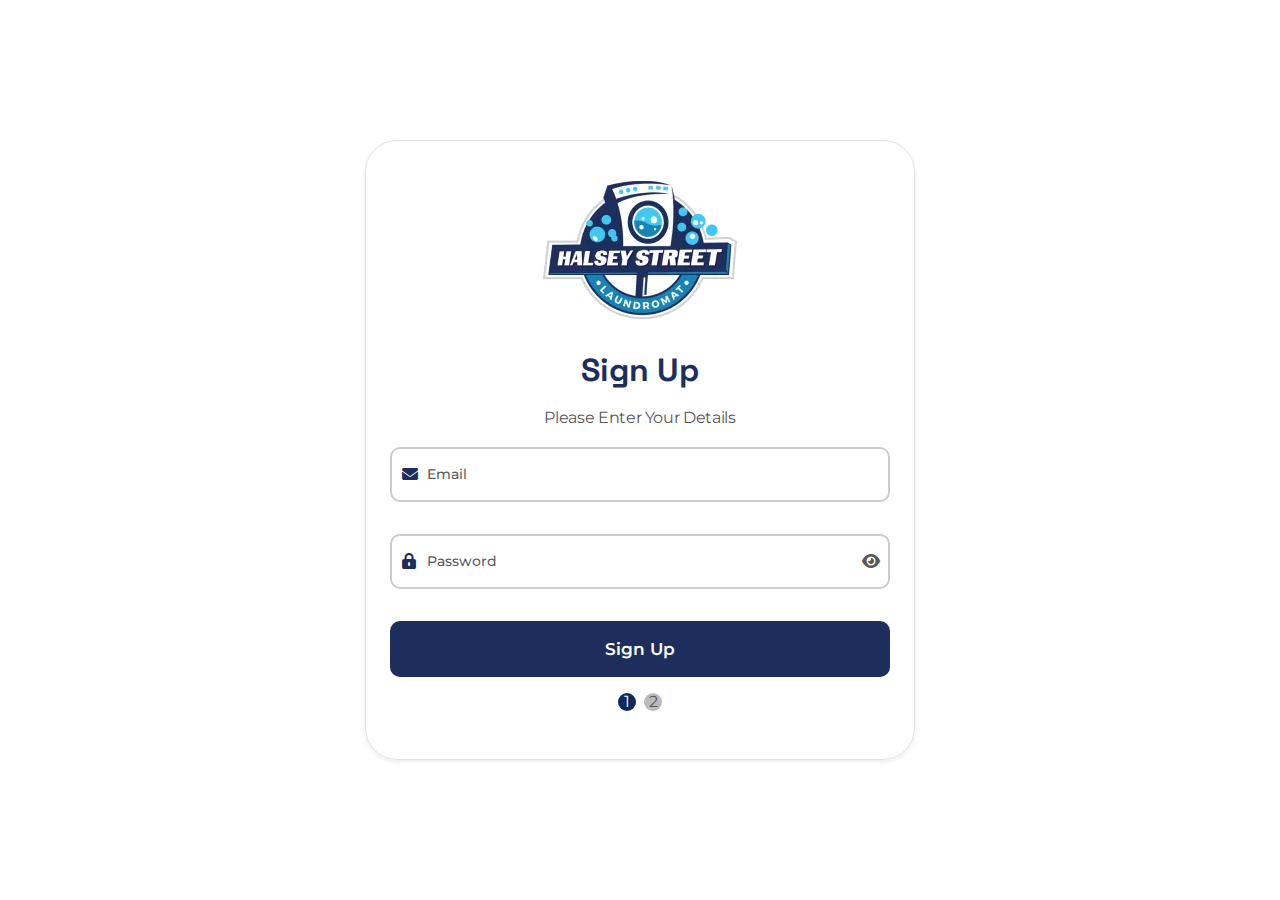
<file: signup.html>
<!DOCTYPE html>
<html lang="en" data-bs-theme="light">

<head>
    <meta charset="UTF-8" />
    <meta http-equiv="X-UA-Compatible" content="IE=edge" />
    <meta name="viewport"
        content="width=device-width, initial-scale=1.0, maximum-scale=5.0, minimum-scale=1.0, user-scalable=yes" />
    <title>Halsey Street - An E-Laundry & Dry Cleaning service.</title>

    <link rel="shortcut icon" type="image/x-icon" href="./assets/images/favicon.png" />
    <!-- Place favicon.ico in the root directory -->

    <!-- CSS here -->
    <link rel="stylesheet" href="assets/css/bootstrap.min.css" />
    <link rel="stylesheet" href="assets/fontawsome/css/fontawesome.css" />
    <link rel="stylesheet" href="assets/css/odometer.css" />
    <link rel="stylesheet" href="assets/css/slick.css" />
    <link rel="stylesheet" href="assets/css/magnific-popup.css" />
    <link rel="stylesheet" href="assets/css/animate.min.css" />
    <link rel="stylesheet" href="assets/css/style.css" />

    
</head>

<body>

    <div class="app-container">
        <div class="d-flex align-items-center justify-content-center min-vh-100">
            <div class="d-flex flex-column justify-content-center align-items-center gap-3 w-100 p-4 border rounded-5 shadow-sm">
                <form class="w-100 app-form" id="signup-form">
                    <div class="step active" data-step="1">
                        <div class="d-flex flex-column justify-content-center align-items-center gap-3 w-100">
                            <div class="logo">
                                <img src="./assets/images/logo/logo-1.webp" alt="logo">
                            </div>
                            <h2>Sign Up</h2>
                            <p class="text-capitalize">Please enter your details</p>
                            <div class="mb-3 position-relative w-100">
                                <input type="email" class="app-input form-control" id="exampleInputEmail1"
                                    aria-describedby="emailHelp" placeholder="Email" required>
                                <span class="app-input-icon"><i class="fa-solid fa-envelope"></i></span>
                            </div>
                            <div class="mb-3 position-relative w-100">
                                <span class="app-input-icon"><i class="fa-solid fa-lock-keyhole"></i></span>
                                <input type="password" class="app-input form-control" id="exampleInputPassword1"
                                    placeholder="Password" required>
                                <span class="eye-icon position-absolute top-50 translate-middle-y"><i
                                        class="fa-solid fa-eye"></i>
                            </div>
                            <button type="button" class="app-btn next-btn">Sign Up</button>
                        </div>
                    </div>
                    <div class="step" data-step="2">
                        <div class="d-flex flex-column justify-content-center align-items-center gap-3 w-100">
                            <div class="logo">
                                <img src="./assets/images/logo/logo-1.webp" alt="logo">
                            </div>
                            <h2>Introduce Yourself</h2>
                            <p class="text-capitalize text-center">Who do we have the pleasure of serving?</p>
                            <div class="row g-1 w-100">
                                <div class="col-6">
                                    <div class="position-relative w-100">
                                        <input type="text" class="app-input form-control" id="firstName" aria-describedby="firstName"
                                            placeholder="First Name" required>
                                        <span class="app-input-icon"><i class="fa-solid fa-user"></i></span>
                                    </div>
                                </div>
                                <div class="col-6"><div class="position-relative w-100">
                                    <input type="text" class="app-input form-control" id="lastName" aria-describedby="lastName"
                                        placeholder="Last Name" required>
                                    <span class="app-input-icon"><i class="fa-solid fa-user"></i></span>
                                </div></div>
                            </div>
                            <div class="position-relative w-100">
                                <span class="app-input-icon"><i class="fa-solid fa-lock-keyhole"></i></span>
                                <input type="tel" class="app-input form-control" id="phone" placeholder="Phone Number" required>

                            </div>
                            <div class="w-100">
                                <p>Are you using Poplin for Personal use or Business?*</p>
                                <div class="d-flex justify-content-start align-items-center gap-3 w-100">
                                    <div class="form-check">
                                        <input class="form-check-input" type="radio" name="radioDefault" id="Personal" required>
                                        <label class="form-check-label" for="Personal">
                                            Personal
                                        </label>
                                    </div>
                                    <div class="form-check">
                                        <input class="form-check-input" type="radio" name="radioDefault" id="Business" required>
                                        <label class="form-check-label" for="Business">
                                            Business
                                        </label>
                                    </div>
                                </div>
                            </div>
                            <div class="w-100">
                                <p class="text-start">Are you 65 or over?*</p>
                                <div class="d-flex justify-content-start align-items-center gap-3 w-100">
                                    <div class="form-check">
                                        <input class="form-check-input" type="radio" name="ageDefault" id="No" required>
                                        <label class="form-check-label" for="No">
                                            No
                                        </label>
                                    </div>
                                    <div class="form-check">
                                        <input class="form-check-input" type="radio" name="ageDefault" id="Yes" required>
                                        <label class="form-check-label" for="Yes">
                                            Yes
                                        </label>
                                    </div>
                                </div>
                            </div>
                            <div class="w-100">
                                <div class="form-check">
                                    <input class="form-check-input" type="checkbox" value="" id="checkDefault">
                                    <label class="form-check-label" for="checkDefault">
                                      I Want to receive marketing/ promotional notifications via text message.
                                    </label>
                                  </div>
                                  <div class="form-check">
                                    <input class="form-check-input" type="checkbox" value="" id="checkChecked" >
                                    <label class="form-check-label" for="checkChecked">
                                      I want to receive account notifications via text message.
                                    </label>
                                  </div>
                            </div>
                            <div class="w-100 d-flex align-items-center justify-content-between">
                                <button type="button" class="app-prev-btn prev-btn">Previous</button>
                                <button type="submit" class="app-next-btn">Submit</button>
                            </div>
                        </div>
                    </div>
                </form>
                <div class="stepper mb-4">
                    <div class="circle step-circle" data-step="1">1</div>
                    <div class="circle step-circle" data-step="2">2</div>
                </div>
            </div>

        </div>
    </div>
    


    <!-- All Js File -->
    <script src="assets/js/vendor/jquery-3.6.4.min.js"></script>
    <script src="assets/js/bootstrap.bundle.min.js"></script>
    <script src="assets/js/jquery.appear.js"></script>
    <script src="assets/js/odometer.min.js"></script>
    <script src="assets/js/slick.min.js"></script>
    <script src="assets/js/jquery.magnific-popup.js"></script>
    <script src="assets/js/script.js"></script>
</body>

</html>
</file>
<file: assets/css/odometer.css>
.odometer.odometer-auto-theme, .odometer.odometer-theme-minimal {
  display: inline-block;
  vertical-align: middle;
  *vertical-align: auto;
  *zoom: 1;
  *display: inline;
  position: relative;
}
.odometer.odometer-auto-theme .odometer-digit, .odometer.odometer-theme-minimal .odometer-digit {
  display: inline-block;
  vertical-align: middle;
  *vertical-align: auto;
  *zoom: 1;
  *display: inline;
  position: relative;
}
.odometer.odometer-auto-theme .odometer-digit .odometer-digit-spacer, .odometer.odometer-theme-minimal .odometer-digit .odometer-digit-spacer {
  display: inline-block;
  vertical-align: middle;
  *vertical-align: auto;
  *zoom: 1;
  *display: inline;
  visibility: hidden;
}
.odometer.odometer-auto-theme .odometer-digit .odometer-digit-inner, .odometer.odometer-theme-minimal .odometer-digit .odometer-digit-inner {
  text-align: left;
  display: block;
  position: absolute;
  top: 0;
  left: 0;
  right: 0;
  bottom: 0;
  overflow: hidden;
}
.odometer.odometer-auto-theme .odometer-digit .odometer-ribbon, .odometer.odometer-theme-minimal .odometer-digit .odometer-ribbon {
  display: block;
}
.odometer.odometer-auto-theme .odometer-digit .odometer-ribbon-inner, .odometer.odometer-theme-minimal .odometer-digit .odometer-ribbon-inner {
  display: block;
  -webkit-backface-visibility: hidden;
}
.odometer.odometer-auto-theme .odometer-digit .odometer-value, .odometer.odometer-theme-minimal .odometer-digit .odometer-value {
  display: block;
  -webkit-transform: translateZ(0);
}
.odometer.odometer-auto-theme .odometer-digit .odometer-value.odometer-last-value, .odometer.odometer-theme-minimal .odometer-digit .odometer-value.odometer-last-value {
  position: absolute;
}
.odometer.odometer-auto-theme.odometer-animating-up .odometer-ribbon-inner, .odometer.odometer-theme-minimal.odometer-animating-up .odometer-ribbon-inner {
  -webkit-transition: -webkit-transform 2s;
  -moz-transition: -moz-transform 2s;
  -ms-transition: -ms-transform 2s;
  -o-transition: -o-transform 2s;
  transition: transform 2s;
}
.odometer.odometer-auto-theme.odometer-animating-up.odometer-animating .odometer-ribbon-inner, .odometer.odometer-theme-minimal.odometer-animating-up.odometer-animating .odometer-ribbon-inner {
  -webkit-transform: translateY(-100%);
  -moz-transform: translateY(-100%);
  -ms-transform: translateY(-100%);
  -o-transform: translateY(-100%);
  transform: translateY(-100%);
}
.odometer.odometer-auto-theme.odometer-animating-down .odometer-ribbon-inner, .odometer.odometer-theme-minimal.odometer-animating-down .odometer-ribbon-inner {
  -webkit-transform: translateY(-100%);
  -moz-transform: translateY(-100%);
  -ms-transform: translateY(-100%);
  -o-transform: translateY(-100%);
  transform: translateY(-100%);
}
.odometer.odometer-auto-theme.odometer-animating-down.odometer-animating .odometer-ribbon-inner, .odometer.odometer-theme-minimal.odometer-animating-down.odometer-animating .odometer-ribbon-inner {
  -webkit-transition: -webkit-transform 2s;
  -moz-transition: -moz-transform 2s;
  -ms-transition: -ms-transform 2s;
  -o-transition: -o-transform 2s;
  transition: transform 2s;
  -webkit-transform: translateY(0);
  -moz-transform: translateY(0);
  -ms-transform: translateY(0);
  -o-transform: translateY(0);
  transform: translateY(0);
}
</file>
<file: assets/css/style.css>
@charset "UTF-8";
/*
  Theme Name: eLaundry Template
  Support: mr.rafiqulthedev@gmail.com
  Description: eLaundry Template
  Version: 1.0
*/
/* CSS Index
============================
*** Template Components ***
============================
01. Variable CSS
02. Common CSS
03. Header CSS
04. Banner CSS
05. About CSS
06. Service CSS
07. Feature CSS
08. Why Section CSS

*** Template Pages ***
=========================
09. About Page CSS
============================
*/
/*=============================
	1. Google Fonts
===============================*/
@import url("https://fonts.googleapis.com/css2?family=Montserrat:ital,wght@0,100..900;1,100..900&&family=Space+Grotesk:wght@300..700&display=swap");
/*=============================
	01. Variable CSS Start
===============================*/
:root {
  --primary: #1d2e5c;
  --secondary: #1083b7;
  --secondary2: #1082b7;
  --tertiary: #44c8f5;
  --paragraph-color: #575757;
  --bg-one: #F2F5F1;
  --font-montserat: "Montserrat", serif;
  --font-Space: "Space Grotesk", serif;
  --font-size: 16px;
  --font-weight: 400;
  --transition: all linear 0.3s;
  --body-background: #ffffff;
  --border-color: #f0f0f0;
  --shadow: rgba(149, 157, 165, 0.2) 0px 8px 24px;
}

/*=============================
	02. Common CSS start
===============================*/
* {
  margin: 0;
  padding: 0;
  -webkit-box-sizing: border-box;
          box-sizing: border-box;
}

h1,
h2,
h3,
h4,
h5,
h6,
p {
  margin: 0;
  padding: 0;
}

a,
button {
  display: inline-block;
  text-decoration: none;
  -webkit-transition: var(--transition);
  transition: var(--transition);
}

ul,
ol {
  list-style: none;
  padding: 0;
  margin: 0;
}

body {
  font-family: var(--font-montserat);
  font-size: var(--font-size);
  font-weight: var(--font-weight);
  color: var(--paragraph-color);
  line-height: 26px;
  background: var(--body-background);
  overflow-x: hidden;
}

::-moz-selection {
  background: var(--primary);
  color: white;
}

::selection {
  background: var(--primary);
  color: white;
}

h1,
h2,
h3,
h4,
h5,
h6 {
  font-weight: 800;
  color: var(--primary);
  font-family: var(--font-Space);
}

p {
  color: var(--paragraph-color);
  letter-spacing: -0.36px;
}

.section-bg {
  background: #F1F6FC;
}

.py-120 {
  padding: 120px 0;
}
@media (max-width: 991.98px) {
  .py-120 {
    padding: 60px 0;
  }
}

.py-50 {
  padding: 50px 0;
}
@media (max-width: 991.98px) {
  .py-50 {
    padding: 40px 0;
  }
}

.pt-120 {
  padding-top: 120px;
}

.mb-60 {
  margin-bottom: 60px;
}

.mb-30 {
  margin-bottom: 30px;
}

.rounded-20 {
  border-radius: 20px !important;
}

.box-icon {
  width: 80px;
  height: 80px;
  background: var(--tertiary);
}
.box-icon.primary {
  background: var(--primary);
}
.box-icon.secondary {
  background: var(--secondary);
}

.custom-tertiary-bg {
  background-color: var(--tertiary);
}

.theme-btn {
  padding: 15px 30px;
  border-radius: 999px;
  font-family: var(--font-montserat);
  font-weight: 700;
  font-size: 18px;
  line-height: 30px;
  -webkit-transition: var(--transition);
  transition: var(--transition);
}
.theme-btn .btn-arrow {
  margin-left: 10px;
}
.theme-btn .btn-arrow .btn-arrow-fill {
  fill: white;
  -webkit-transition: var(--transition);
  transition: var(--transition);
}

.theme-btn-primary {
  background: var(--primary);
  color: white;
  position: relative;
  z-index: 9;
}
.theme-btn-primary::before {
  position: absolute;
  width: 100%;
  height: 100%;
  border-radius: 999px;
  top: 0;
  left: 0;
  content: "";
  -webkit-transform: scale(0);
          transform: scale(0);
  background: var(--secondary2);
  z-index: -1;
  -webkit-transition: var(--transition);
  transition: var(--transition);
}
.theme-btn-primary:hover::before {
  -webkit-transform: scale(1);
          transform: scale(1);
}

.app-container {
  max-width: 550px;
  margin: 0 auto;
}

.section-title.style-two .sub-title {
  font-size: 16px;
  line-height: 30px;
  letter-spacing: 0.16em;
  text-transform: uppercase;
  color: #47b16a !important;
  position: relative;
  padding-right: 10px;
  display: inline-block;
  margin-bottom: 10px;
}
.section-title.style-two .sub-title::before, .section-title.style-two .sub-title::after {
  position: absolute;
  content: "";
  top: 50%;
  -webkit-transform: translateY(-50%);
          transform: translateY(-50%);
}
.section-title.style-two .sub-title::before {
  left: 100%;
  width: 30px;
  height: 2px;
  background-color: #0044eb;
}
.section-title.style-two .sub-title::after {
  left: calc(100% + 30px);
  width: 10px;
  height: 10px;
  border-radius: 50%;
  background-color: #0044eb;
}
.section-title.style-two .title {
  font-size: 60px;
  line-height: 68px;
  letter-spacing: -1.48px;
}
@media (max-width: 1199.98px) {
  .section-title.style-two .title {
    font-size: 42px;
    line-height: 52px;
  }
}
@media (max-width: 991.98px) {
  .section-title.style-two .title {
    font-size: 36px;
    line-height: 50px;
  }
}
.section-title .sub-title {
  font-size: 24px;
  line-height: 26px;
  color: #47b16a !important;
  display: inline-block;
  margin-bottom: 4px;
}
.section-title .title {
  font-size: 44px;
  line-height: 48.4px;
}
@media (max-width: 1199.98px) {
  .section-title .title {
    font-size: 36px;
    line-height: 40px;
  }
}
@media (max-width: 991.98px) {
  .section-title .title {
    font-size: 36px;
    line-height: 50px;
  }
}

/*=============================
	03. Header CSS start
===============================*/
.header-section {
  position: fixed;
  top: 0;
  left: 0;
  z-index: 999;
  width: 100%;
  background: var(--body-background);
}
.header-section .navbar {
  padding: 0;
}
.header-section .navbar .navbar-main .navbar-brand {
  padding: 0;
}
.header-section .navbar .navbar-main .navbar-collapse .navbar-nav {
  padding: 0;
  gap: 25px;
}
.header-section .navbar .navbar-main .navbar-collapse .navbar-nav .nav-item {
  padding: 0;
  position: relative;
}
.header-section .navbar .navbar-main .navbar-collapse .navbar-nav .nav-item .nav-link {
  padding: 0;
  color: var(--primary);
  font-size: 17px;
  font-weight: 700;
  line-height: 85px;
  display: -webkit-box;
  display: -ms-flexbox;
  display: flex;
  -webkit-box-align: center;
      -ms-flex-align: center;
          align-items: center;
  gap: 5px;
  -webkit-transition: var(--transition);
  transition: var(--transition);
}
.header-section .navbar .navbar-main .navbar-collapse .navbar-nav .nav-item .nav-link:hover {
  color: var(--secondary2);
}
.header-section .navbar .navbar-main .navbar-collapse .navbar-nav .nav-item .nav-link i {
  font-size: 18px;
}
.header-section .navbar .navbar-main .navbar-collapse .navbar-nav .nav-item .nav-link.active {
  border-bottom: 2px solid var(--primary);
}
.header-section .navbar .navbar-main .navbar-collapse .navbar-nav .nav-item .sub-menu {
  width: 226px;
  background-color: white;
  position: absolute;
  top: 100%;
  margin-top: 10px;
  left: 0;
  z-index: 999;
  visibility: hidden;
  opacity: 0;
  -webkit-transition: var(--transition);
  transition: var(--transition);
  -webkit-box-shadow: var(--shadow);
          box-shadow: var(--shadow);
}
.header-section .navbar .navbar-main .navbar-collapse .navbar-nav .nav-item .sub-menu li a {
  color: var(--black);
  display: block;
  background-color: transparent;
  width: 100%;
  padding: 8px 16px;
  font-weight: 500;
  -webkit-transition: var(--transition);
  transition: var(--transition);
}
.header-section .navbar .navbar-main .navbar-collapse .navbar-nav .nav-item .sub-menu li a:hover {
  background-color: var(--primary);
  color: white;
}
.header-section .navbar .navbar-main .navbar-collapse .navbar-nav .nav-item:hover > .sub-menu {
  visibility: visible;
  opacity: 1;
  margin-top: 0px;
}

.call-to-action {
  gap: 15px;
}
.call-to-action .icon {
  width: 55px;
  height: 55px;
  background: var(--tertiary);
  display: -ms-grid;
  display: grid;
  place-items: center;
  color: var(--primary);
  -webkit-transition: var(--transition);
  transition: var(--transition);
}
.call-to-action .info p {
  letter-spacing: -0.36px;
}
.call-to-action .info h6 {
  line-height: 30px;
  font-size: 18px;
  font-weight: 700;
}
.call-to-action:hover .icon {
  color: white;
  background: var(--primary);
}
.call-to-action.style2 .icon {
  background: var(--tertiary);
  color: white;
}
.call-to-action.style2 .info .help {
  margin-bottom: 2px;
}
.call-to-action.style2 .info .number {
  -webkit-transition: var(--transition);
  transition: var(--transition);
}
.call-to-action.style2:hover .info .number {
  color: var(--tertiary);
}

#header-fixed-height.active-height {
  display: block;
  height: 94px;
}

.sticky-menu {
  background-color: rgba(255, 255, 255, 0.8);
  -webkit-animation: 400ms ease-in-out 0s normal none 1 running fadeInDown;
          animation: 400ms ease-in-out 0s normal none 1 running fadeInDown;
  -webkit-box-shadow: var(--shadow);
          box-shadow: var(--shadow);
  position: fixed;
  top: 0;
  left: 0;
}
.sticky-menu .navbar-main {
  border-radius: 0;
  padding: 0 12px !important;
}

/* Mobile menu start */
.mobile-menu-area {
  z-index: 999;
  background-color: transparent;
  width: 100%;
  -webkit-transition: var(--transition);
  transition: var(--transition);
}
.mobile-menu-area .mobile-topbar {
  width: 100%;
  padding: 13px 20px;
}
.mobile-menu-area .mobile-topbar .bars {
  height: 40px;
  width: 40px;
  color: var(--primary);
  border-radius: 50% !important;
  text-align: center;
  line-height: 35px;
  cursor: pointer;
  -webkit-transition: all 0.1s ease-in-out;
  transition: all 0.1s ease-in-out;
  display: -webkit-box;
  display: -ms-flexbox;
  display: flex;
  -webkit-box-align: center;
      -ms-flex-align: center;
          align-items: center;
  -webkit-box-pack: center;
      -ms-flex-pack: center;
          justify-content: center;
  border: 1px solid var(--primary);
}
.mobile-menu-area .mobile-topbar .bars i {
  font-size: 20px;
}
.mobile-menu-area .mobile-topbar .bars:hover {
  background-color: var(--primary);
  border-color: var(--primary);
  color: white;
}
.mobile-menu-area .mobile-menu-overlay {
  width: 100%;
  height: 100%;
  background-color: rgba(0, 0, 0, 0.6);
  position: fixed;
  top: 0;
  left: 0;
  z-index: 999;
  -webkit-transition-duration: 0.3s;
          transition-duration: 0.3s;
  visibility: hidden;
  opacity: 0;
}
.mobile-menu-area .mobile-menu-overlay.active {
  visibility: visible;
  opacity: 1;
}
.mobile-menu-area .mobile-menu-main {
  width: 320px;
  height: 100%;
  background-color: white;
  position: fixed;
  top: 0;
  left: -320px;
  z-index: 999;
  overflow-y: scroll;
  -webkit-transition-duration: 0.3s;
          transition-duration: 0.3s;
}
.mobile-menu-area .mobile-menu-main .logo {
  padding: 20px;
}
.mobile-menu-area .mobile-menu-main .close-mobile-menu {
  -webkit-transition: var(--transition);
  transition: var(--transition);
  border-radius: 5px;
}
.mobile-menu-area .mobile-menu-main .close-mobile-menu i {
  width: 35px;
  height: 35px;
  text-align: center;
  line-height: 35px;
  color: var(--black);
  font-size: 20px;
  cursor: pointer;
  -webkit-transition: var(--transition);
  transition: var(--transition);
}
.mobile-menu-area .mobile-menu-main .close-mobile-menu:hover {
  background: var(--bg-one);
}
.mobile-menu-area .mobile-menu-main .menu-body .menu-list {
  padding-top: 10px;
}
.mobile-menu-area .mobile-menu-main .menu-body .menu-list ul li a {
  color: var(--primary);
  font-size: 18px;
  font-weight: 600;
  line-height: 78px;
  border-top: 1px solid var(--border-color);
  width: 100%;
  padding: 0px 20px;
  line-height: 44px;
  padding-right: 10px;
  -webkit-transition: var(--transition);
  transition: var(--transition);
  display: -webkit-box;
  display: -ms-flexbox;
  display: flex;
  -webkit-box-pack: justify;
      -ms-flex-pack: justify;
          justify-content: space-between;
  -webkit-box-align: center;
      -ms-flex-align: center;
          align-items: center;
}
.mobile-menu-area .mobile-menu-main .menu-body .menu-list ul li a i {
  width: 32px;
  height: 32px;
  background-color: var(--bg-one);
  text-align: center;
  line-height: 32px;
  font-size: 12px;
  border-radius: 3px;
  -webkit-transition: var(--transition);
  transition: var(--transition);
}
.mobile-menu-area .mobile-menu-main .menu-body .menu-list ul li a:hover {
  color: var(--primary);
}
.mobile-menu-area .mobile-menu-main .menu-body .menu-list ul li a:hover i {
  background-color: var(--primary);
  color: white;
}
.mobile-menu-area .mobile-menu-main .menu-body .menu-list ul li ul {
  padding-left: 0;
  display: none;
}
.mobile-menu-area .mobile-menu-main .menu-body .menu-list ul li ul a {
  padding: 0px 20px;
  padding-left: 40px;
}
.mobile-menu-area .mobile-menu-main .menu-body .menu-list ul li ul li:last-child a {
  border-bottom: 0;
}
.mobile-menu-area .mobile-menu-main .menu-body .menu-list ul li:last-child a {
  border-bottom: 1px solid var(--bg-one);
}
.mobile-menu-area .mobile-menu-main.active {
  left: 0 !important;
}
.mobile-menu-area .mobile-menu-action-btn {
  padding: 20px;
}
.mobile-menu-area .mobile-menu-action-btn a {
  color: white;
  padding: 12px 0;
  font-size: 16px;
  font-weight: 700;
  border-radius: 5px;
  width: 100%;
  text-align: center;
}
.mobile-menu-area .mobile-menu-action-btn a i {
  font-size: 14px;
  margin-left: 8px;
}
.mobile-menu-area .mobile-menu-action-btn a:hover {
  background-color: var(--primary);
}

/*=============================
	03. Banner CSS start
===============================*/
.banner-section {
  background: white;
  padding-top: 87px;
}
.banner-section .main-banner .banner-main-content {
  background: rgba(16, 130, 183, 0.7);
  display: -ms-grid;
  display: grid;
  place-content: center;
}
.banner-section .main-banner .banner-content {
  width: 100%;
  height: 100%;
  color: white !important;
}
.banner-section .main-banner .banner-content h3 {
  color: white;
  font-size: 50px;
  line-height: 55px;
  margin-bottom: 8px;
  text-align: center;
}
.banner-section .main-banner .banner-content .banner-title {
  color: white !important;
  text-align: center;
  font-size: 74px;
  line-height: 84px;
  letter-spacing: -1.48px;
}
@media screen and (max-width: 991.98px) {
  .banner-section .main-banner .banner-content .banner-title {
    margin: 0 auto;
    text-align: center !important;
  }
}
.banner-section .main-banner .banner-content .banner-title .title-shape {
  right: -42px;
  top: -30px;
}
@media (max-width: 1199.98px) {
  .banner-section .main-banner .banner-content .banner-title .title-shape {
    right: 8px;
  }
}
.banner-section .main-banner .banner-content .banner-title svg {
  color: #0ae754;
}
@media (max-width: 1199.98px) {
  .banner-section .main-banner .banner-content .banner-title {
    font-size: 60px;
    line-height: 70px;
  }
}
.banner-section .main-banner .banner-content .desc {
  text-align: center;
  max-width: 582px;
  color: white !important;
  font-size: 20px;
  line-height: 33px;
  margin-bottom: 20px;
  margin-top: 17px;
}

.banner-section2 {
  width: 100%;
}
.banner-section2 .banner-slider {
  padding: 40px 0;
}
.banner-section2 .banner-slider .slick-slide {
  margin: 0 10px;
}
@media (max-width: 1199.98px) {
  .banner-section2 .banner-slider .slick-slide {
    margin: 0 5px;
  }
}
.banner-section2 .banner-item {
  border-radius: 10px;
  height: 40vh;
}
.banner-section2 .banner-item img {
  border-radius: 10px;
  height: 100%;
  width: 100%;
  -o-object-fit: cover;
     object-fit: cover;
}
.banner-section2 .banner-item .banner-content {
  position: absolute;
  top: 0;
  left: 0;
  right: 0;
  bottom: 0;
  display: -webkit-box;
  display: -ms-flexbox;
  display: flex;
  -webkit-box-align: center;
      -ms-flex-align: center;
          align-items: center;
  -webkit-box-pack: center;
      -ms-flex-pack: center;
          justify-content: center;
  text-align: center;
  color: white !important;
}
.banner-section2 .banner-item .banner-content h3 {
  font-size: 30px;
  line-height: 40px;
  margin-bottom: 8px;
}
@media (max-width: 1199.98px) {
  .banner-section2 .banner-item .banner-content h3 {
    font-size: 24px;
    line-height: 34px;
  }
}

/*=============================
	05. About CSS start
===============================*/
.about-section .section-title {
  margin-bottom: 14px;
}
.about-section .about-img {
  vertical-align: middle;
}
.about-section .about-img .img-main {
  max-width: 460px;
}
@media screen and (min-width: 991.98px) {
  .about-section .about-img .img-main {
    margin-left: 100px;
  }
}
.about-section .about-img .img-main .about-shape {
  right: -60px;
  top: -5px;
  -webkit-animation: spin 26s infinite linear;
          animation: spin 26s infinite linear;
}
.about-section .about-content p {
  max-width: 591px;
}
@media (max-width: 1199.98px) {
  .about-section .about-content p {
    font-size: 14px;
    line-height: 24px;
  }
}
@media (max-width: 991.98px) {
  .about-section .about-content p {
    font-size: 12px;
    line-height: 24px;
  }
}
.about-section .about-content .list-box .list-wrapper .list-info li {
  text-wrap: nowrap;
  margin-bottom: 10px;
  color: var(--black);
  font-size: 18px;
  font-weight: 400;
  line-height: 28px; /* 155.556% */
  letter-spacing: -0.36px;
}
.about-section .about-content .list-box .list-wrapper .list-info li i {
  color: #47b16a;
  margin-right: 15px;
}
.about-section .description {
  max-width: 1190px;
}
.about-section p + p {
  margin-top: 14px;
}
.about-section .theme-btn {
  margin-top: 14px;
  margin-bottom: 64px;
}

@-webkit-keyframes spin {
  from {
    -webkit-transform: rotate(0deg);
            transform: rotate(0deg);
  }
  to {
    -webkit-transform: rotate(360deg);
            transform: rotate(360deg);
  }
}

@keyframes spin {
  from {
    -webkit-transform: rotate(0deg);
            transform: rotate(0deg);
  }
  to {
    -webkit-transform: rotate(360deg);
            transform: rotate(360deg);
  }
}
/*=============================
	06. Service CSS start
===============================*/
.service-section .service-card {
  padding: 51px 31px 65px 31px;
  background: white;
  -webkit-box-shadow: var(--shadow);
          box-shadow: var(--shadow);
  border: 1px solid var(--border-color);
  -webkit-transition: var(--transition);
  transition: var(--transition);
}
.service-section .service-card:hover {
  border-color: #0044eb;
}
.service-section .service-card .title {
  margin-top: 30px;
  margin-bottom: 14px;
  color: var(--secondary) !important;
  font-size: 24px;
  line-height: 26px;
  text-align: center;
}
.service-section .service-card .desc {
  font-size: 16;
  line-height: 26.4px;
  text-align: center;
}
.service-section .service-btn {
  margin-top: 60px;
}

.service-section-two .services-slider-two .slick-dots {
  display: -webkit-box;
  display: -ms-flexbox;
  display: flex;
  -webkit-box-pack: center;
      -ms-flex-pack: center;
          justify-content: center;
  -webkit-box-align: center;
      -ms-flex-align: center;
          align-items: center;
  list-style-type: none;
  margin-top: 75px;
}
.service-section-two .services-slider-two .slick-dots .slick-active button {
  width: 100px;
  border-radius: 50px;
  background-color: var(--tertiary);
}
.service-section-two .services-slider-two .slick-dots li:first-child button {
  border-top-left-radius: 50px;
  border-bottom-left-radius: 50px;
}
.service-section-two .services-slider-two .slick-dots li:last-child button {
  border-top-right-radius: 50px;
  border-bottom-right-radius: 50px;
}
.service-section-two .services-slider-two .slick-dots li button {
  background-color: var(--bg-one);
  width: 50px;
  height: 10px;
  font-size: 0;
  border: 0;
}
.service-section-two .services-slider-two .slick-list {
  padding: 20px 0;
  margin: -20px 0;
}
.service-section-two .service-card {
  height: 100% !important;
  -webkit-box-shadow: 0px 5px 15px 0px rgba(0, 0, 0, 0.05);
          box-shadow: 0px 5px 15px 0px rgba(0, 0, 0, 0.05);
  -webkit-transition: var(--transition);
  transition: var(--transition);
  border-bottom: 3px solid transparent;
  margin: 0 15px;
}
.service-section-two .service-card:hover {
  border-color: var(--tertiary);
  -webkit-box-shadow: none;
          box-shadow: none;
}
.service-section-two .service-card:hover .img img {
  scale: 1.1;
}
.service-section-two .service-card .img {
  border-top-left-radius: 20px;
  border-top-right-radius: 20px;
}
.service-section-two .service-card .img img {
  -webkit-transition: var(--transition);
  transition: var(--transition);
}
.service-section-two .service-card .box-icon {
  bottom: -40px;
}
.service-section-two .service-card .box-icon i {
  color: white !important;
  font-size: 24px;
}
.service-section-two .service-card .service-text {
  padding: 60px 40px 40px 40px;
}
.service-section-two .service-card .service-text .service-title {
  margin-bottom: 30px;
  font-size: 22px;
  font-style: normal;
  line-height: 36px; /* 163.636% */
}

/*=============================
	07. Feature CSS Start
===============================*/
.feature-section .feature-card .main-img {
  overflow: hidden;
}
.feature-section .feature-card .main-img img {
  -webkit-transition: var(--transition);
  transition: var(--transition);
  -webkit-transform: scale(1);
          transform: scale(1);
}
.feature-section .feature-card:hover .main-img img {
  -webkit-transform: scale(1.1);
          transform: scale(1.1);
}
.feature-section .feature-card .content-part {
  width: 100%;
  padding: 40px 30px 54px 30px;
  position: relative;
  z-index: 1;
}
.feature-section .feature-card .content-part::before {
  position: absolute;
  content: "";
  top: -25px;
  left: 50%;
  -webkit-transform: translateX(-50%);
          transform: translateX(-50%);
  -webkit-transform: rotate(45deg);
          transform: rotate(45deg);
  width: 50px;
  height: 50px;
  background: rgba(0, 0, 0, 0.5);
  z-index: -1;
  background: var(--secondary);
}
.feature-section .feature-card .content-part .title {
  font-size: 30px;
  line-height: 33px;
  margin-bottom: 14px;
  color: white !important;
}
.feature-section .feature-card .content-part .desc {
  color: white !important;
}
.feature-section .feature-card .content-part.secondary {
  background: var(--secondary);
}
.feature-section .feature-card .content-part.primary {
  background: var(--primary);
}
.feature-section .feature-card .content-part.primary::before {
  background: var(--primary);
}

/*=============================
	08. Why CSS Start
===============================*/
.why-section .why-card {
  width: 100%;
  height: 100%;
  -webkit-transition: var(--transition);
  transition: var(--transition);
}
.why-section .why-card:hover {
  -webkit-box-shadow: var(--shadow);
          box-shadow: var(--shadow);
  background: var(--tertiary) !important;
  border-color: var(--tertiary) !important;
  -webkit-transform: translateY(-5px);
          transform: translateY(-5px);
}
.why-section .why-card:hover .why-desc {
  color: white !important;
}
.why-section .why-card .why-content .number {
  font-size: 50px;
  line-height: 60px;
  font-weight: 700;
  color: var(--secondary) !important;
  text-align: left !important;
}
.why-section .why-card .why-content .why-title {
  margin-bottom: 15px;
}
.why-section .why-card .why-content .why-desc {
  -webkit-transition: var(--transition);
  transition: var(--transition);
}

.footer-section {
  background-size: cover;
  background-position: center;
  background-repeat: no-repeat;
  padding-top: 100px;
  background: var(--secondary);
}
.footer-section .footer-top .footer-widget {
  padding: 0 15px;
}
.footer-section .footer-top .footer-widget .widget-title {
  font-size: 20px;
  line-height: 30px;
  letter-spacing: 0.16em;
  text-transform: uppercase;
  color: white !important;
  position: relative;
  padding-right: 10px;
  display: inline-block;
  margin-bottom: 10px;
}
.footer-section .footer-top .footer-widget ul {
  display: -webkit-box;
  display: -ms-flexbox;
  display: flex;
  -webkit-box-orient: vertical;
  -webkit-box-direction: normal;
      -ms-flex-direction: column;
          flex-direction: column;
  gap: 15px;
  margin-top: 10px;
}
.footer-section .footer-top .footer-widget ul li {
  color: white;
}
.footer-section .footer-top .footer-widget ul li a {
  font-size: 14px;
  line-height: 24px;
  color: white;
  text-transform: uppercase;
  letter-spacing: 0.16em;
  font-weight: 500;
  -webkit-transition: var(--transition);
  transition: var(--transition);
}
.footer-section .footer-top .footer-widget ul li a:hover {
  color: var(--primary);
}
.footer-section .footer-top .footer-widget .footer-desc {
  font-size: 14px;
  line-height: 24px;
  color: white;
}
.footer-section .footer-top .footer-widget .footer-social ul li {
  display: inline-block;
  margin-right: 15px;
}
.footer-section .footer-top .footer-widget .footer-social ul li a {
  display: -webkit-box;
  display: -ms-flexbox;
  display: flex;
  -webkit-box-align: center;
      -ms-flex-align: center;
          align-items: center;
  -webkit-box-pack: center;
      -ms-flex-pack: center;
          justify-content: center;
  width: 40px;
  height: 40px;
  background: var(--primary);
  border-radius: 50%;
  -webkit-transition: var(--transition);
  transition: var(--transition);
}
.footer-section .footer-top .footer-widget .footer-social ul li a i {
  font-size: 18px;
  color: var(--white);
}
.footer-section .footer-top .footer-widget .footer-social ul li a:hover {
  background: var(--secondary);
}
.footer-section .footer-bottom {
  text-align: center;
  padding: 20px 0;
  background: var(--primary);
  margin-top: 100px;
}
.footer-section .footer-bottom p {
  color: white;
  font-size: 14px;
  line-height: 24px;
}

/*=============================
	09. About Page CSS Start
===============================*/
.app-btn {
  width: 100%;
  padding: 15px 30px;
  background: var(--primary);
  color: white !important;
  font-size: 17px;
  font-weight: 600;
  border-radius: 10px;
  position: relative;
  z-index: 9;
  border: none;
}
.app-btn::before {
  position: absolute;
  width: 100%;
  height: 100%;
  border: none;
  border-radius: 10px;
  top: 0;
  left: 0;
  content: "";
  -webkit-transform: scale(0);
          transform: scale(0);
  background: var(--secondary2);
  z-index: -1;
  -webkit-transition: var(--transition);
  transition: var(--transition);
}
.app-btn:hover::before {
  -webkit-transform: scale(1);
          transform: scale(1);
}

.app-form .app-input {
  display: inline-block;
  width: 100%;
  padding: 15px 30px;
  padding-left: 35px !important;
  color: rgba(0, 0, 0, 0.897) !important;
  font-size: 14px;
  font-weight: 500;
  border-radius: 10px;
  border: 2px solid #ccc;
  outline: none;
  position: relative;
}
.app-form .app-input:focus {
  border-color: var(--primary);
}
.app-form .eye-icon {
  position: absolute;
  right: 10px;
  top: 50%;
  -webkit-transform: translateY(-50%);
          transform: translateY(-50%);
  cursor: pointer;
}
.app-form .app-input-icon {
  position: absolute;
  left: 12px;
  top: 50%;
  -webkit-transform: translateY(-50%);
          transform: translateY(-50%);
  z-index: 5;
}
.app-form .app-input-icon i {
  color: var(--primary);
}

.app-next-btn {
  padding: 0.375rem 0.75rem;
  background: var(--primary);
  color: white !important;
  border-radius: 0.375rem;
  border: none;
  font-size: 1rem;
  font-weight: 400;
}
.app-next-btn:hover {
  background: rgba(29, 46, 92, 0.8);
}

.app-prev-btn {
  padding: 0.375rem 0.75rem;
  background: var(--secondary2);
  color: white !important;
  border-radius: 0.375rem;
  border: none;
  font-size: 1rem;
  font-weight: 400;
}
.app-prev-btn:hover {
  background: var(--tertiary);
}

.pagination-dots {
  margin-top: 20px;
}

.dot {
  height: 18px;
  width: 18px;
  margin: 0 4px;
  background-color: #bbb;
  border-radius: 50%;
  padding: 2px;
  display: inline-block;
  position: relative;
}

.dot.active {
  background-color: #0d2a5c;
}

.dot.active::after {
  content: "✔";
  /* Unicode checkmark */
  color: white;
  font-size: 10px;
  position: absolute;
  top: 50%;
  left: 50%;
  -webkit-transform: translate(-50%, -50%);
          transform: translate(-50%, -50%);
  font-weight: bold;
}

.step {
  display: none;
}

.step.active {
  display: block;
}

.stepper {
  display: -webkit-box;
  display: -ms-flexbox;
  display: flex;
  -webkit-box-align: center;
      -ms-flex-align: center;
          align-items: center;
  -webkit-box-pack: center;
      -ms-flex-pack: center;
          justify-content: center;
  margin-bottom: 30px;
}

.stepper .circle {
  height: 18px;
  width: 18px;
  margin: 0 4px;
  background-color: #bbb;
  border-radius: 50%;
  padding: 2px;
  display: -webkit-box;
  display: -ms-flexbox;
  display: flex;
  -webkit-box-align: center;
      -ms-flex-align: center;
          align-items: center;
  -webkit-box-pack: center;
      -ms-flex-pack: center;
          justify-content: center;
  position: relative;
}

.stepper .circle.active {
  background-color: #0d2a5c;
  color: white;
}

.slick-dots {
  display: -webkit-box;
  display: -ms-flexbox;
  display: flex;
  -webkit-box-pack: center;
      -ms-flex-pack: center;
          justify-content: center;
  -webkit-box-align: center;
      -ms-flex-align: center;
          align-items: center;
  list-style-type: none;
  margin-top: 20px;
}
.slick-dots li button {
  background-color: #ccc;
  width: 10px;
  height: 10px;
  border-radius: 50px;
  margin: 0 5px;
  border: none;
  font-size: 0;
}
.slick-dots .slick-active button {
  background-color: var(--primary);
  width: 30px;
  height: 10px;
  border-radius: 50px;
  margin: 0 5px;
  border: none;
}
.slick-dots .slick-dots li.slick-active button {
  background-color: var(--primary) !important;
}

.selectable-card {
  cursor: pointer;
  border: 1px solid #ccc;
  margin-bottom: 10px;
  -webkit-transition: border-color 0.3s, background-color 0.3s;
  transition: border-color 0.3s, background-color 0.3s;
}

.selectable-card.selected {
  border: 1px solid #007bff;
}

.selectable-card ul li {
  padding: 5px 0;
  font-size: 14px;
  font-weight: 500;
  color: #333;
}

.form-select {
  padding: 15px 10px !important;
}

.bag-desc {
  font-size: 14px;
  font-weight: 400;
  margin-bottom: 10px;
  line-height: 22px;
}

.instruction-icon {
  cursor: pointer;
}

#pickupInstructionsWrapper {
  max-height: 0;
  overflow: hidden;
  -webkit-transition: max-height 0.4s ease, opacity 0.4s ease;
  transition: max-height 0.4s ease, opacity 0.4s ease;
  opacity: 0;
  margin-top: 0;
}

/* When visible */
#pickupInstructionsWrapper.show {
  max-height: 200px; /* Adjust as needed */
  opacity: 1;
  margin-top: 10px;
}

.counter-wrapper {
  display: -webkit-inline-box;
  display: -ms-inline-flexbox;
  display: inline-flex;
  -webkit-box-align: center;
      -ms-flex-align: center;
          align-items: center;
  border: 1px solid #ccc;
  border-radius: 999px;
  overflow: hidden;
  margin-left: auto;
}

.counter-btn {
  width: 40px;
  height: 40px;
  border: none;
  outline: none;
  font-size: 20px;
  font-weight: bold;
  background-color: #000;
  color: white;
  -webkit-transition: background-color 0.2s ease;
  transition: background-color 0.2s ease;
}

.counter-btn:disabled {
  background-color: #ccc !important;
  cursor: not-allowed;
}

.counter-value {
  width: 40px;
  text-align: center;
  font-weight: bold;
  line-height: 40px;
}

.bag-item {
  display: -webkit-box;
  display: -ms-flexbox;
  display: flex;
  -webkit-box-align: center;
      -ms-flex-align: center;
          align-items: center;
  -webkit-box-pack: justify;
      -ms-flex-pack: justify;
          justify-content: space-between;
  gap: 10px;
  margin-bottom: 20px;
}

.bag-info {
  display: -webkit-box;
  display: -ms-flexbox;
  display: flex;
  -webkit-box-align: center;
      -ms-flex-align: center;
          align-items: center;
  gap: 10px;
}

.bag-icon {
  font-size: 24px;
}

.bag-text-title {
  font-weight: 600;
}

.bag-text-sub {
  font-size: 13px;
  color: #666;
}
</file>
